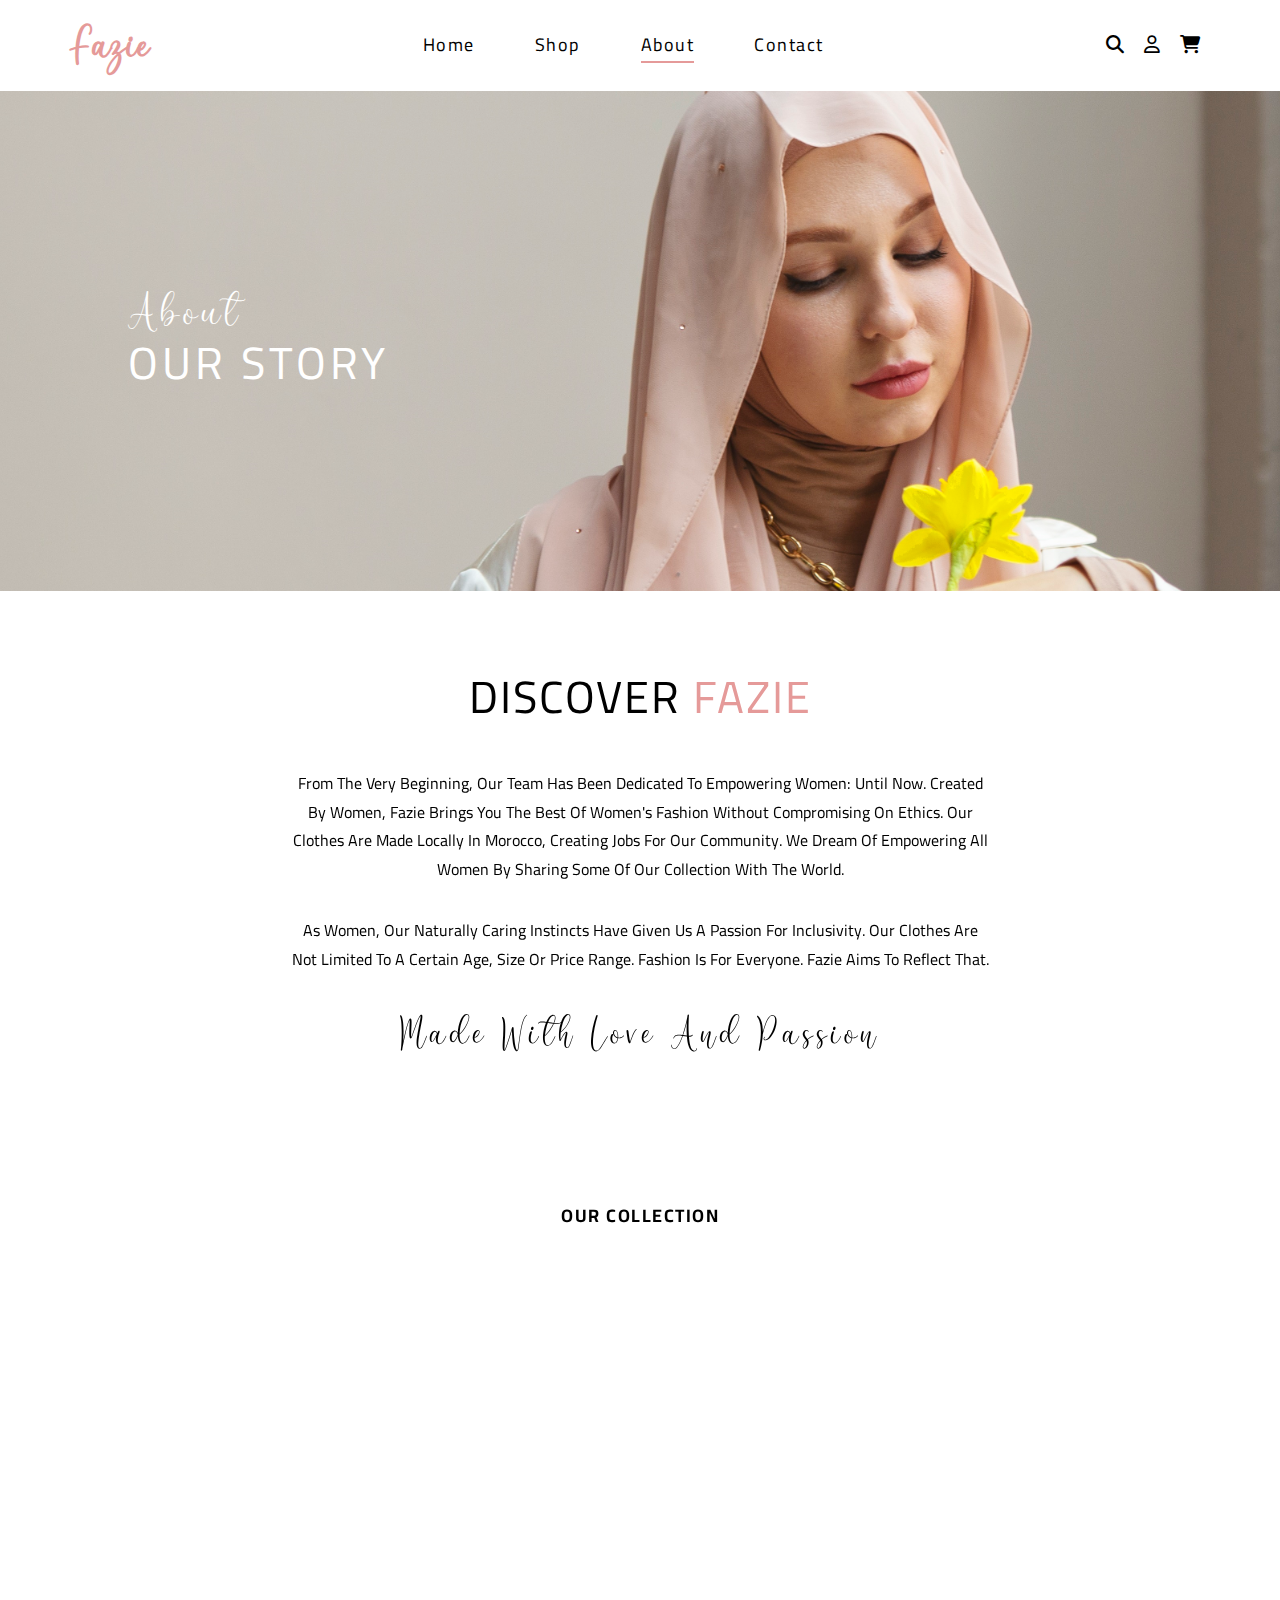
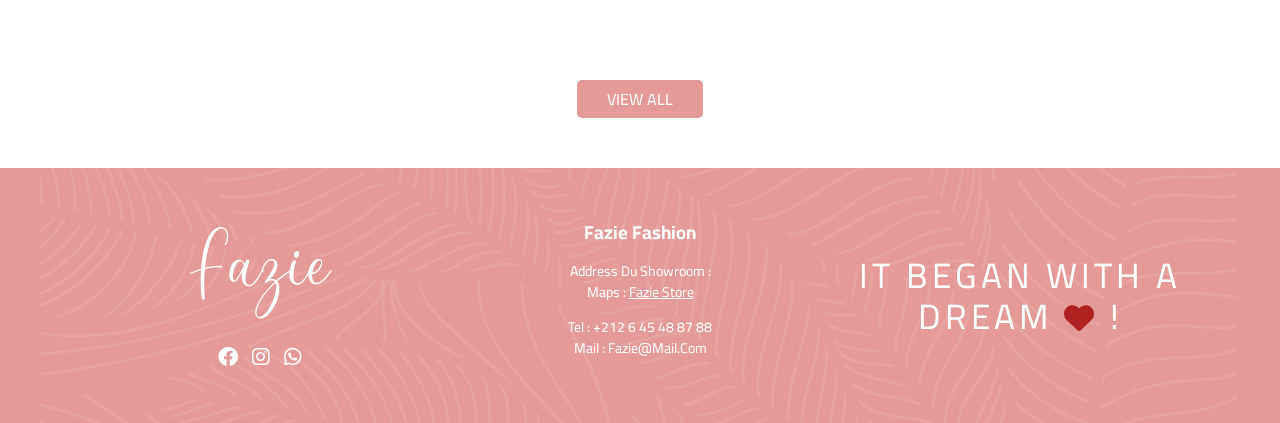
<file: about.html>
<!DOCTYPE html>
<html lang="en">
  <head>
    <meta charset="UTF-8" />
    <meta name="viewport" content="width=device-width, initial-scale=1.0" />
    <title>Our Story- Fazie</title>
    <link rel="stylesheet" href="css/normalize.css" />
    <link rel="stylesheet" href="css/all.min.css" />
    <link rel="stylesheet" href="css/fazie.css" />
    <link rel="preconnect" href="https://fonts.googleapis.com" />
    <link rel="preconnect" href="https://fonts.gstatic.com" crossorigin />
    <link
      href="https://fonts.googleapis.com/css2?family=Cairo:wght@300;400;700&display=swap"
      rel="stylesheet"
    />
  </head>
  <body>
    <header>
      <div class="container">
        <a href="index.html" class="logo">fazie</a>
        <div class="fa-solid fa-bars menu"></div>
        <ul class="nav">
          <li><a href="index.html">home</a></li>
          <li><a href="shop.html">shop</a></li>
          <li><a href="about.html">about</a></li>
          <li><a href="contact.html">contact</a></li>
          <form class="mobile-form" action="">
              <input class="search-input" type="search" placeholder="search here...">
              <label for="search-input" class=" fas fa-search"></label>
            </form>
          <i class="close fas fa-xmark"></i>
        </ul>
        <div class="nav-overlay"></div>
          <ul class="icons">
            <li class="hided-icon">
            <i class="search fas fa-search"></i>
            <form class="search-form" action="">
              <input
                class="search-input"
                type="search"
                placeholder="search here..."
              />
              <label for="search-input" class="fas fa-search"></label>
            </form>
          </li>
        <li class="user">
            <a href="account.html"><i class="fa-regular fa-user"></i></a>
            <form action="" class="account">
              <input
                type="text"
                name="name"
                placeholder="username or email address*"
              />
              <input type="password" name="password" placeholder="password*" />
              <button type="submit">sign in</button>
              <input type="checkbox" name="remember" id="remember-me" />
              <span>remember me</span>
            </form>
          </li>
          <li class="cart">
              <a href="cart.html" title="view your shopping cart">
              <span></span>
              <i class="fa-solid fa-cart-shopping"></i>
              </a>
               <div class="cart-content">
                  <div class="cart-products">
                    <p>your cart is curently empty</p>
                  </div> 
                  <div class="added-total"></div>
            </div>
          </li>
        </ul>
      </div>
    </header>
    <section class="about">
      <p class="main-title">about <br>
        <span>our story</span></p>
    </section>
    <section class="about-content">
      <div class="container">
        <h1>discover <span class="about-logo">fazie</span></h1>
        <p class="text">From The Very Beginning, Our Team Has Been Dedicated To Empowering Women: Until Now. Created By Women, Fazie Brings You The Best Of Women's Fashion Without Compromising On Ethics. Our Clothes Are Made Locally In Morocco, Creating Jobs For Our Community. We dream of empowering all women by sharing some of our collection with the world.</p>
        <p class="text">As women, our naturally caring instincts have given us a passion for inclusivity. Our clothes are not limited to a certain age, size or price range. Fashion Is For Everyone. Fazie aims to reflect that.</p>
        <p class="slogan">Made with Love and Passion</p>
    </div>
  </section>
      <section class="product">
      <div class="container">
        <h2>our collection</h2>
        <div class="product-content">
          <div class="product-box show-right">
            <div class="img">
              <a href="fuchsia-dress.html"><img src="images/fuchsia.jpeg" alt="fuchsia dress" class="product-img" /></a>
              <div class="shop">
                <i class="fa-solid fa-cart-shopping add-shop-cart"></i>
                <a href="cart.html" class="show-cart">
                  <i class="fa-solid fa-check"></i>
                </a>
              </div>
            </div>
            <div class="info">
              <del>400,00 dh</del> <span class="actual-price">350,00 dh</span>
              <a href="fuchsia-dress.html"><h2>fuchsia dress</h2></a>
              <i class="filled fas fa-star"></i>
              <i class="filled fas fa-star"></i>
              <i class="filled fas fa-star"></i>
              <i class="filled fas fa-star"></i>
              <i class="far fa-star"></i>
            </div>
          </div>
          <div class="product-box show-right">
            <div class="img">
              <a href="black-dress.html"><img src="images/black.jpeg" alt="black dress" class="product-img" /></a>
              <div class="shop">
                <i class="fa-solid fa-cart-shopping add-shop-cart"></i>
                <a href="cart.html" class="show-cart">
                  <i class="fa-solid fa-check"></i>
                </a>
              </div>
            </div>
            <div class="info">
              <del>400,00 dh</del> <span class="actual-price">300,00 dh</span>
              <a href="black-dress.html"><h2>black dress</h2></a>
              <i class="filled fas fa-star"></i>
              <i class="filled fas fa-star"></i>
              <i class="filled fas fa-star"></i>
              <i class="filled fas fa-star"></i>
              <i class="far fa-star"></i>
            </div>
          </div>
          <div class="product-box show-right">
            <div class="img">
              <a href="camel-dress.html">
                <img src="images/camel.jpg" alt="camel dress" class="product-img" />
              </a>
              <div class="shop">
                <i class="fa-solid fa-cart-shopping add-shop-cart"></i>
                <a href="cart.html" class="show-cart">
                  <i class="fa-solid fa-check"></i>
                </a>
              </div>
            </div>
            <div class="info">
              <del>500,00 dh</del> <span class="actual-price">450,00 dh</span>
              <a href="camel-dress.html"><h2>camel dress</h2></a>
              <i class="filled fas fa-star"></i>
              <i class="filled fas fa-star"></i>
              <i class="filled fas fa-star"></i>
              <i class="filled fas fa-star"></i>
              <i class="far fa-star"></i>
            </div>
          </div>
          <div class="product-box show-right">
            <div class="img">
              <a href="beige-dress.html">
                <img src="images/beige.jpeg" alt="beige dress" class="product-img"/>
              </a>
              <div class="shop">
                <i class="fa-solid fa-cart-shopping add-shop-cart"></i>
                <a href="cart.html" class="show-cart">
                  <i class="fa-solid fa-check"></i>
                </a>
              </div>
            </div>
            <div class="info">
              <del>500,00 dh</del> <span class="actual-price">450,00 dh</span>
              <a href="beige-dress.html"><h2>beige dress</h2></a>
              <i class="filled fas fa-star"></i>
              <i class="filled fas fa-star"></i>
              <i class="filled fas fa-star"></i>
              <i class="filled fas fa-star"></i>
              <i class="far fa-star"></i>
            </div>
          </div>
        </div>
        <a href=""> view all</a>
      </div>
    </section>
  <footer class="footer">
      <div class="overlay"></div>
      <div class="container">
        <div class="social">
          <div class="logo">fazie</div>
          <div class="social-contact">
            <a href="https://facebook.com/" class="face"><i class="fab fa-facebook "></i></a>
            <a href="https://fa-instagram.com/" class="insta"><i class="fab fa-instagram "></i></a>
            <a href="https://whatsap.com/" class="whatsap"><i class="fab fa-whatsapp"></i></i></a>
            
          </div>
        </div>
        <div class="address">
          <h3>fazie fashion</h3>
          <p>
            address du showroom : <br />
            maps : <a href="">fazie store</a>
          </p>
          <p>
            tel : +212 6 45 48 87 88
            <br />
            mail : fazie@mail.com
          </p>
        </div>
        <div class="text">
          it began with a dream <i class="fa-solid fa-heart"></i> !
        </div>
      </div>
    </footer>
    <script src="js/script.js"></script>
  </body>
</html>
</file>
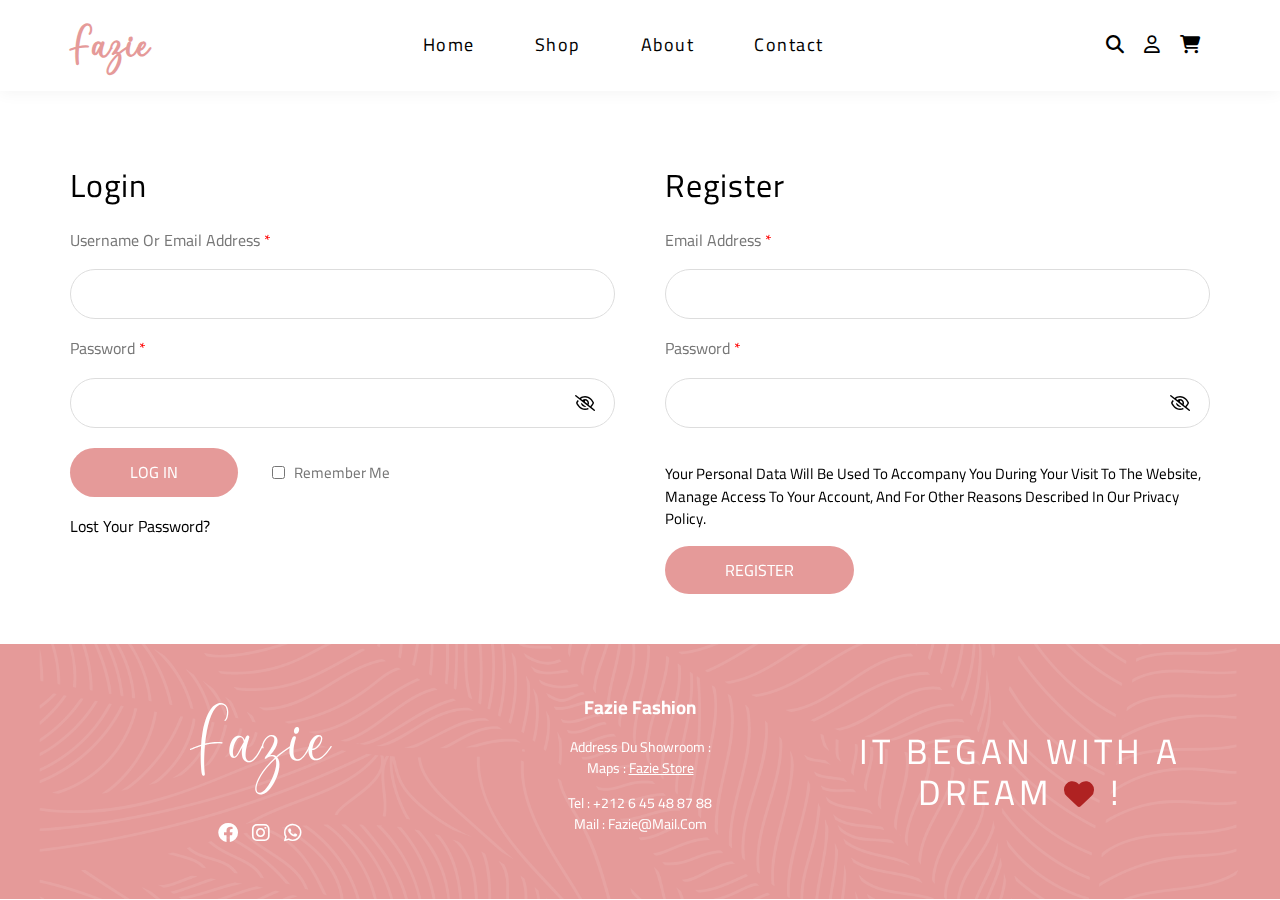
<file: account.html>
<!DOCTYPE html>
<html lang="en">
  <head>
    <meta charset="UTF-8" />
    <meta name="viewport" content="width=device-width, initial-scale=1.0" />
    <title>My Account - Fazie</title>
    <link rel="stylesheet" href="css/normalize.css" />
    <link rel="stylesheet" href="css/all.min.css" />
    <link rel="stylesheet" href="css/fazie.css" />
    <link rel="preconnect" href="https://fonts.googleapis.com" />
    <link rel="preconnect" href="https://fonts.gstatic.com" crossorigin />
    <link
      href="https://fonts.googleapis.com/css2?family=Cairo:wght@300;400;700&display=swap"
      rel="stylesheet"
    />
  </head>
  <body>
    <header>
      <div class="container">
        <a href="index.html" class="logo">fazie</a>
        <div class="fa-solid fa-bars menu"></div>
        <ul class="nav">
          <li><a href="index.html">home</a></li>
          <li><a href="shop.html">shop</a></li>
          <li><a href="about.html">about</a></li>
          <li><a href="contact.html">contact</a></li>
          <form class="mobile-form" action="">
              <input class="search-input" type="search" placeholder="search here...">
              <label for="search-input" class=" fas fa-search"></label>
            </form>
          <i class="close fas fa-xmark"></i>
        </ul>
          <ul class="icons">
            <li class="hided-icon">
            <i class="search fas fa-search"></i>
            <form class="search-form" action="">
              <input
                class="search-input"
                type="search"
                placeholder="search here..."
              />
              <label for="search-input" class="fas fa-search"></label>
            </form>
          </li>
        <li class="user">
            <a href="account.html"><i class="fa-regular fa-user"></i></a>
            <form action="" class="account">
              <input
                type="text"
                name="name"
                placeholder="username or email address*"
              />
              <input type="password" name="password" placeholder="password*" />
              <button type="submit">sign in</button>
              <input type="checkbox" name="remember" id="remember-me" />
              <span>remember me</span>
            </form>
          </li>
          <li class="cart">
              <a href="cart.html" title="view your shopping cart">
              <span></span>
              <i class="fa-solid fa-cart-shopping"></i>
              </a>
               <div class="cart-content">
                  <div class="cart-products">
                    <p>your cart is curently empty</p>
                  </div> 
                  <div class="added-total"></div>
            </div>
          </li>
        </ul>
      </div>
    </header>
    <section class="account-content">
      <div class="container">
        <div class="first-col">
          <h2>login</h2>
          <form action="">
            <label for="">username or email address <span>*</span></label>
            <input type="text" required name="username" id="">
            <label for="">password <span>*</span></label>
            <div class="password-field"> 
              <input type="password" name="pwd" class="password"> 
              <i class="show-pwd far fa-eye-slash"></i>
            </div>
            <button type="submit">log in</button>
            <input type="checkbox" class="check"> 
            <span class="remember">remember me</span>
            <a href="">lost your password?</a>
          </form>
        </div>
        <div class="scd-col">
          <h2>register</h2>
          <form action="">
          <label for="">email address <span>*</span></label>
            <input type="text" name="email" id="">
            <label for="">password <span>*</span></label>
            <div class="password-field"> 
              <input type="password" name="pwd" class="password">
              <i class="show-pwd far fa-eye-slash"></i>
            </div>
            <p>Your personal data will be used to accompany you during your visit to the website, manage access to your account, and for other reasons described in our privacy policy.</p>
            <button type="submit">register</button>
          </form>
        </div>
      </div>
    </section>
  <footer class="footer">
      <div class="overlay"></div>
      <div class="container">
        <div class="social">
          <div class="logo">fazie</div>
          <div class="social-contact">
            <a href="https://facebook.com/" class="face"><i class="fab fa-facebook "></i></a>
            <a href="https://fa-instagram.com/" class="insta"><i class="fab fa-instagram "></i></a>
            <a href="https://whatsap.com/" class="whatsap"><i class="fab fa-whatsapp"></i></i></a>
            
          </div>
        </div>
        <div class="address">
          <h3>fazie fashion</h3>
          <p>
            address du showroom : <br />
            maps : <a href="">fazie store</a>
          </p>
          <p>
            tel : +212 6 45 48 87 88
            <br />
            mail : fazie@mail.com
          </p>
        </div>
        <div class="text">
          it began with a dream <i class="fa-solid fa-heart"></i> !
        </div>
      </div>
    </footer>
    <script src="js/script.js"></script>
  </body>
</html>
</file>
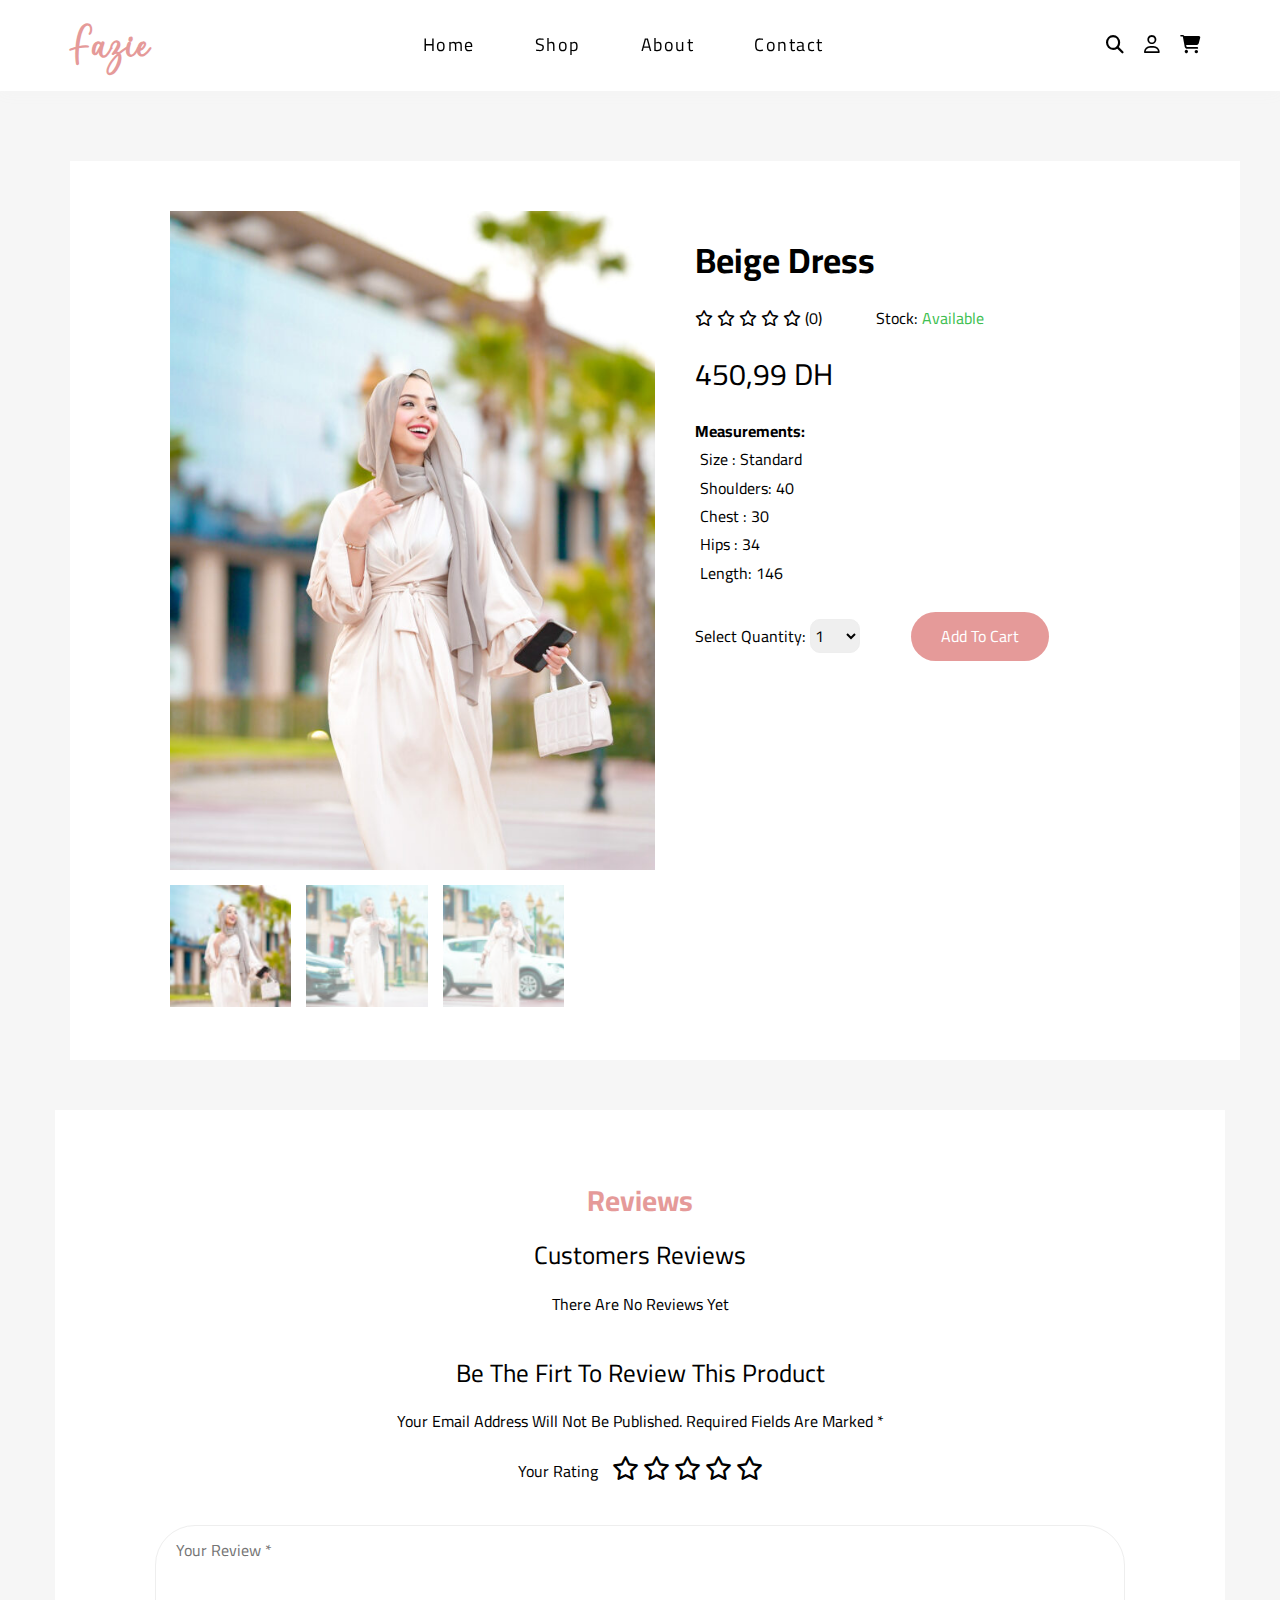
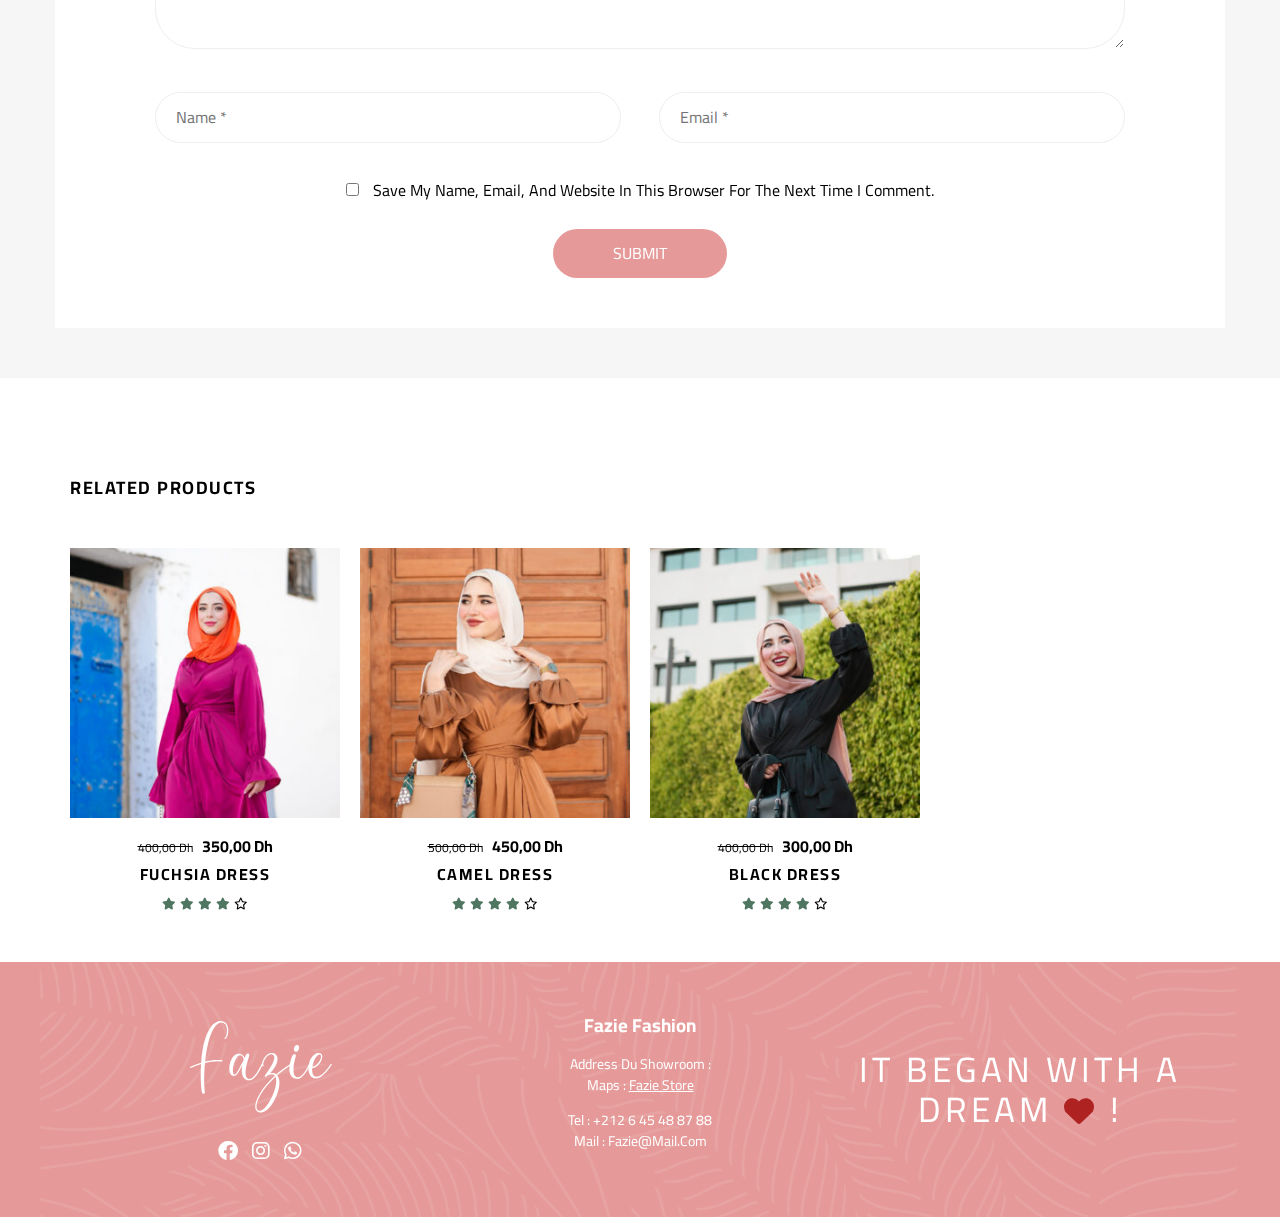
<file: beige-dress.html>
<!DOCTYPE html>
<html lang="en">
  <head>
    <meta charset="UTF-8" />
    <meta name="viewport" content="width=device-width, initial-scale=1.0" />
    <title>Beige Dress - Fazie</title>
    <link rel="stylesheet" href="css/normalize.css" />
    <link rel="stylesheet" href="css/all.min.css" />
    <link rel="stylesheet" href="css/fazie.css" />
    <link rel="preconnect" href="https://fonts.googleapis.com" />
    <link rel="preconnect" href="https://fonts.gstatic.com" crossorigin />
    <link
      href="https://fonts.googleapis.com/css2?family=Cairo:wght@300;400;700&display=swap"
      rel="stylesheet"
    />
  </head>
  <body>
    <header>
      <div class="container">
        <a href="index.html" class="logo">fazie</a>
        <div class="fa-solid fa-bars menu"></div>
        <ul class="nav">
          <li><a href="index.html" class="active">home</a></li>
          <li><a href="shop.html">shop</a></li>
          <li><a href="about.html">about</a></li>
          <li><a href="contact.html">contact</a></li>
          <form class="mobile-form" action="">
              <input class="search-input" type="search" placeholder="search here...">
              <label for="search-input" class=" fas fa-search"></label>
            </form>
          <i class="close fas fa-xmark"></i>
        </ul>
        <ul class="icons">
           <li class="hided-icon">
            <i class="search fas fa-search"></i>
            <form class="search-form" action="">
              <input
                class="search-input"
                type="search"
                placeholder="search here..."
              />
              <label for="search-input" class="fas fa-search"></label>
            </form>
          </li>
        
        <li class="user">
            <a href="account.html"><i class="fa-regular fa-user"></i></a>
            <form action="" class="account">
              <input
                type="text"
                name="name"
                placeholder="username or email address*"/>
              <input type="password" name="password" placeholder="password*" />
              <button type="submit">sign in</button>
              <input type="checkbox" name="remember" id="remember-me" />
              <span>remember me</span>
            </form>
          </li>
          <li class="cart">
            <a href="cart.html" title="view your shopping cart">
              <span></span>
              <i class="fa-solid fa-cart-shopping"></i>
            </a>
            <div class="cart-content">
                <div class="cart-products">
                  <p>your cart is curently empty</p>
                </div> 
                <div class="added-total"></div>
            </div>
          </li>
        </ul>
      </div>
    </header>
    <!-- product container -->
    <section class="product-section">
          <div class="container">
                <div id="added-widget">
                  <div>
                    <i class="fa-solid fa-check"></i>
                  <p class="added-widget-msg"></p>
                </div>
                  <a href="shopping.html"> see cart</a>
              </div>
            <div class="item-content">
            <div class="product-image">
                <div class="big-image-container">
                    <img src="images/oneb-beige.jpeg" alt="">
                    <img  src="images/twob-beige.jpeg" alt="">
                    <img  src="images/threeb-beige.jpeg" alt="">
                </div>
                <ul class="images">
                    <li> <img id="product-img" src="images/ones-beige.jpeg" alt=""></li>
                    <li> <img src="images/twos-beige.jpeg"   alt=""></li>
                    <li> <img src="images/threes-beige.jpeg"  alt=""></li>
                </ul>
            </div>
            <div class="lightbox">
              <div class="fs-image">
                <img id="full-image">
              </div>
              <div class="arrow arrow-left">
                <i class="fas fa-arrow-left"></i>
              </div>
              <div class="arrow arrow-right">
                <i class="fas fa-arrow-right"></i>
              </div>
              <div class="slider-number"></div>
            </div>
            <div class="product-info">
                <h2>beige dress</h2>
                <div class="review-stars">
                    <i class="far fa-star"></i>
                    <i class="far fa-star"></i>
                    <i class=" far fa-star"></i>
                    <i class=" far fa-star"></i>
                    <i class="far fa-star"></i>
                    <span>(0)</span>
                </div>
                <span>stock: <span class="stock-state">available</span></span>
                <p class="product-price">450,99 DH</p>
                <ul>
                  <h4>measurements:</h4>
                    <li>Size : Standard</li>
                    <li>Shoulders: 40</li>
                    <li>Chest : 30</li>
                    <li>Hips : 34</li>
                    <li>Length: 146</li>
                </ul>
                <div class="order">
                  <label for="quantity"> select quantity: </label>
                  <select name="quantity" id="quantity">
                    <option value="1">1</option>
                    <option value="2">2</option>
                    <option value="3">3</option>
                    <option value="3">103</option>
                  </select>
                  <button class="add-cart" type="submit">add to cart</button>
                </div>
            </div>
            </div>
          </div>
    </section>
      <section class="review-section">
          <div class="container">
            <h2>reviews</h2> 
             <div class="review-info">
                <h2>customers reviews</h2>
                <p>there are no reviews yet</p>
                <div class="first-review">
                <h2>be the firt to review this product</h2>
                <p>Your email address will not be published. Required fields are marked *</p>
                  <div class="review-stars"><span>your rating </span>  
                    <i class="far fa-star"></i>
                    <i class="far fa-star"></i>
                    <i class=" far fa-star"></i>
                    <i class=" far fa-star"></i>
                    <i class="far fa-star"></i>
                  </div>
            </div>
            <form class="review-form"  action="">
                    <textarea name="" id="" cols="30" rows="5" placeholder="your review *"></textarea>
                    <div class="inputs">
                      <input type="text" placeholder="name *">
                    <input type="email" placeholder="email *">
                     </div>
                    <input type="checkbox" id="checkbox-review">
                    <label for="checkbox-review">Save my name, email, and website in this browser for the next time I comment.</label>
                    <button type="submit">submit</button>
            </form>
          </div>
        </section>
                    <!-- related products -->
        <section class="product">
          <div class="container">
          <h3>related products</h3>
          <div class="product-content">
                  <div class="product-box">
                    <div class="img">
                        <a href="fuchsia-dress.html">
                          <img src="images/fuchsia.jpeg" alt="fuchsia dress" class="product-img"/>
                        </a>
                        <div class="shop">
                          <i class="fa-solid fa-cart-shopping add-shop-cart"></i>
                          <a href="cart.html" class="show-cart">
                            <i class="fa-solid fa-check"></i>
                          </a>
                        </div>
                    </div>
                      <div class="info">
                        <del>400,00 dh</del> <span class="actual-price">350,00 dh</span>
                        <a href="fuchsia-dress.html"><h2>fuchsia dress</h2></a>
                        <i class="filled fas fa-star"></i>
                        <i class="filled fas fa-star"></i>
                        <i class="filled fas fa-star"></i>
                        <i class="filled fas fa-star"></i>
                        <i class="far fa-star"></i>
                      </div>
                  </div>
                <div class="product-box">
                    <div class="img">
                        <a href="camel-dress.html">
                            <img src="images/camel.jpg" alt="camel dress" class="product-img" />
                        </a>
                        <div class="shop">
                          <i class="fa-solid fa-cart-shopping add-shop-cart"></i>
                          <a href="cart.html" class="show-cart">
                            <i class="fa-solid fa-check"></i>
                          </a>
                        </div>
                    </div>
                    <div class="info">
                        <del>500,00 dh</del> <span class="actual-price">450,00 dh</span>
                        <a href="camel-dress.html"><h2>camel dress</h2></a>
                        <i class="filled fas fa-star"></i>
                        <i class="filled fas fa-star"></i>
                        <i class="filled fas fa-star"></i>
                        <i class="filled fas fa-star"></i>
                        <i class="far fa-star"></i>
                    </div>
                </div>
                <div class="product-box">
                    <div class="img">
                        <a href="black-dress.html">
                            <img src="images/black.jpeg" alt="black dress" class="product-img" />
                        </a>
                        <div class="shop">
                          <i class="fa-solid fa-cart-shopping add-shop-cart"></i>
                          <a href="cart.html" class="show-cart">
                            <i class="fa-solid fa-check"></i>
                          </a>
                        </div>
                    </div>
                    <div class="info">
                        <del>400,00 dh</del> <span class="actual-price">300,00 dh</span>
                        <a href="black-dress.html"><h2>black dress</h2></a>
                        <i class="filled fas fa-star"></i>
                        <i class="filled fas fa-star"></i>
                        <i class="filled fas fa-star"></i>
                        <i class="filled fas fa-star"></i>
                        <i class="far fa-star"></i>
                    </div>
                </div>
            </div>
          </div>
        </div>
        </section>
    <footer class="footer">
      <div class="overlay"></div>
      <div class="container">
        <div class="social">
          <div class="logo">fazie</div>
          <div class="social-contact">
            <a href="https://facebook.com/" class="face"><i class="fab fa-facebook "></i></a>
            <a href="https://fa-instagram.com/" class="insta"><i class="fab fa-instagram "></i></a>
            <a href="https://whatsap.com/" class="whatsap"><i class="fab fa-whatsapp"></i></i></a>
            
          </div>
        </div>
        <div class="address">
          <h3>fazie fashion</h3>
          <p>
            address du showroom : <br />
            maps : <a href="">fazie store</a>
          </p>
          <p>
            tel : +212 6 45 48 87 88
            <br />
            mail : fazie@mail.com
          </p>
        </div>
        <div class="text">
          it began with a dream <i class="fa-solid fa-heart"></i> !
        </div>
      </div>
    </section>
    </footer>
    <script src="js/script.js"></script>
  </body>
</html>
</file>
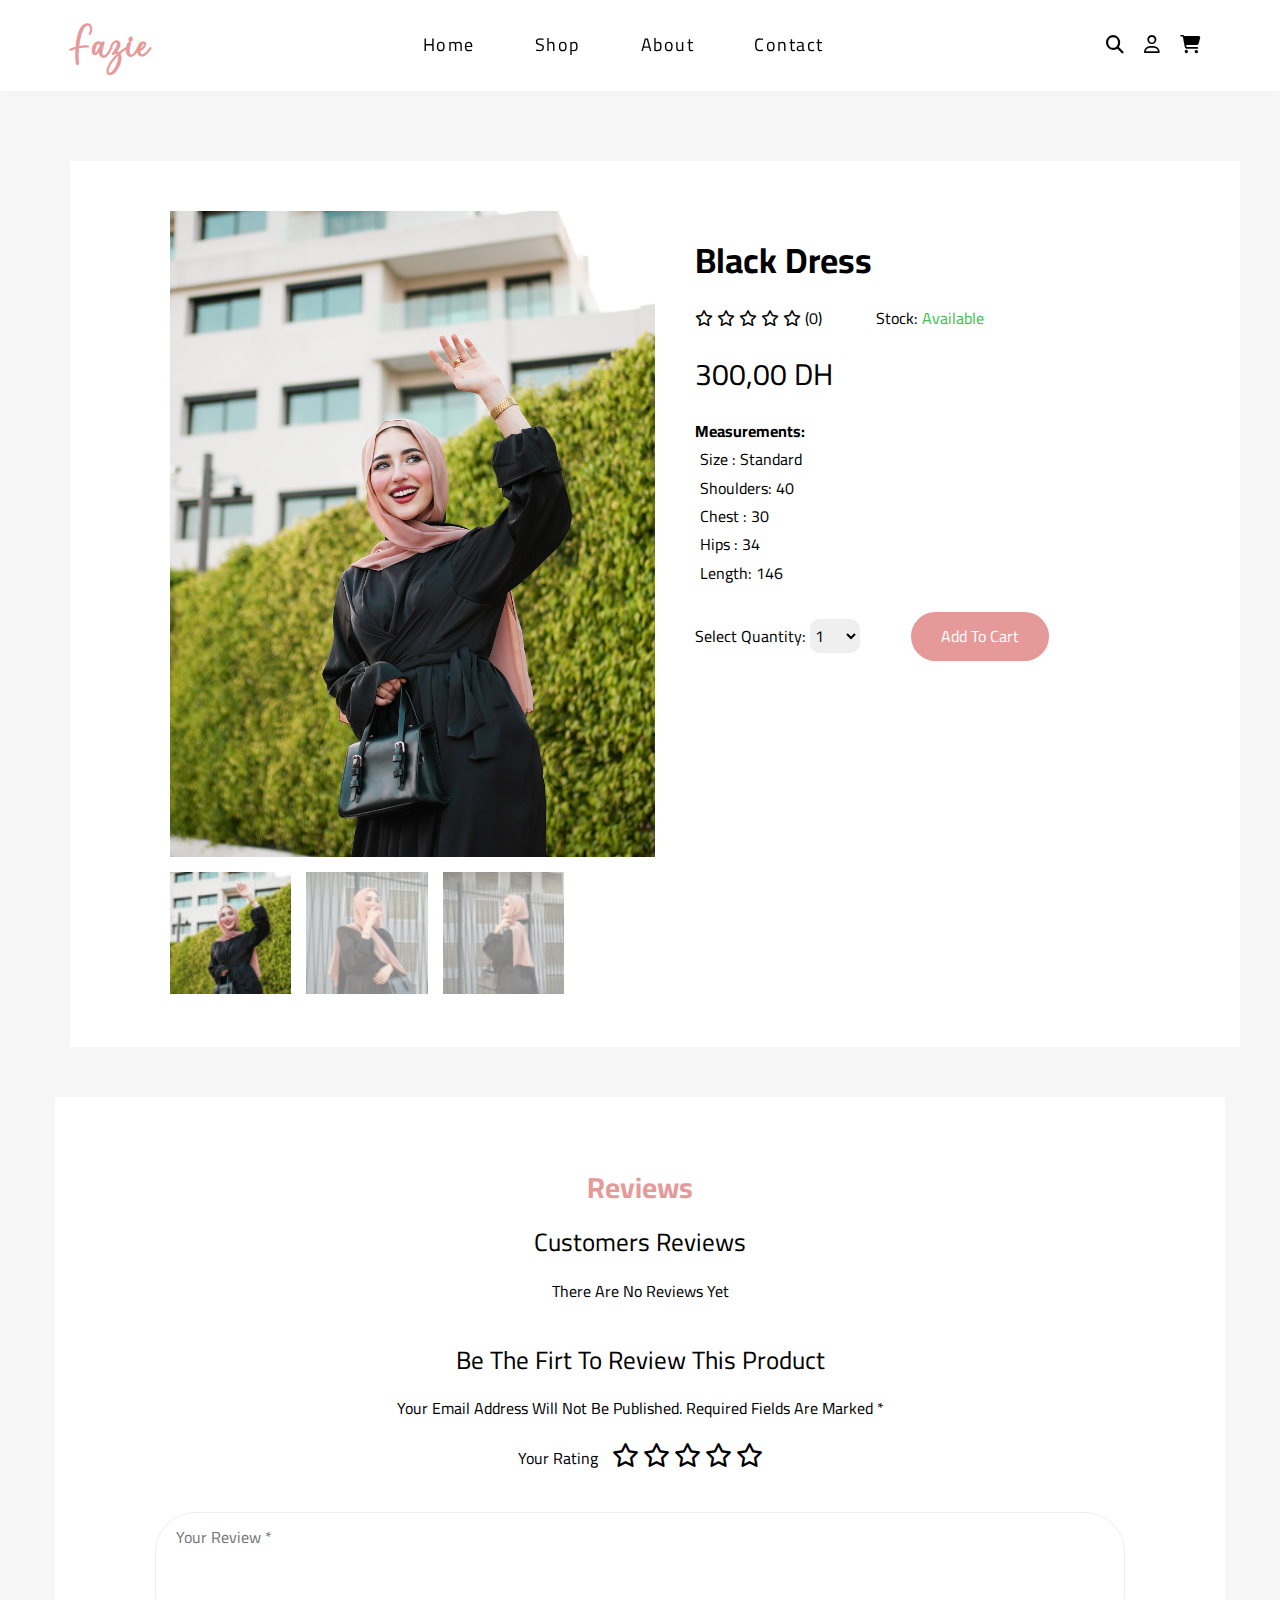
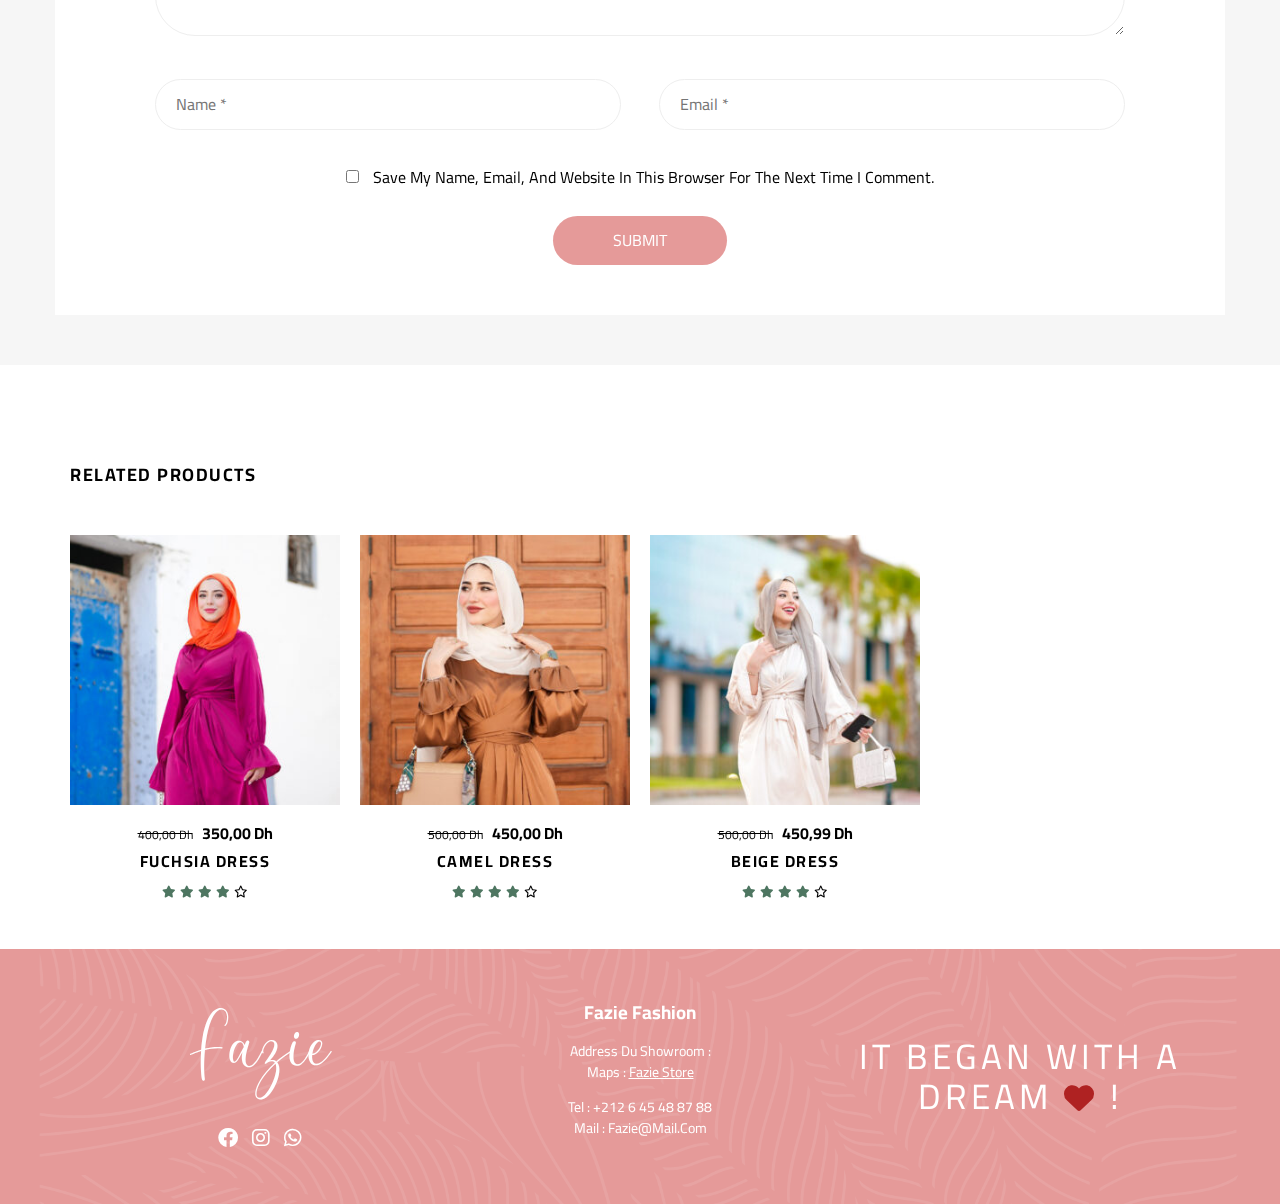
<file: black-dress.html>
<!DOCTYPE html>
<html lang="en">
  <head>
    <meta charset="UTF-8" />
    <meta name="viewport" content="width=device-width, initial-scale=1.0" />
    <title>Black Dress - Fazie</title>
    <link rel="stylesheet" href="css/normalize.css" />
    <link rel="stylesheet" href="css/all.min.css" />
    <link rel="stylesheet" href="css/fazie.css" />
    <link rel="preconnect" href="https://fonts.googleapis.com" />
    <link rel="preconnect" href="https://fonts.gstatic.com" crossorigin />
    <link
      href="https://fonts.googleapis.com/css2?family=Cairo:wght@300;400;700&display=swap"
      rel="stylesheet"
    />
  </head>
  <body>
    <header>
      <div class="container">
        <a href="index.html" class="logo">fazie</a>
        <div class="fa-solid fa-bars menu"></div>
        <ul class="nav">
          <li><a href="index.html" class="active">home</a></li>
          <li><a href="shop.html">shop</a></li>
          <li><a href="about.html">about</a></li>
          <li><a href="contact.html">contact</a></li>
          <form class="mobile-form" action="">
              <input class="search-input" type="search" placeholder="search here...">
              <label for="search-input" class=" fas fa-search"></label>
            </form>
          <i class="close fas fa-xmark"></i>
        </ul>
        <ul class="icons">
          <li class="hided-icon">
            <i class="search fas fa-search"></i>
            <form class="search-form" action="">
              <input
                class="search-input"
                type="search"
                placeholder="search here..."
              />
              <label for="search-input" class="fas fa-search"></label>
            </form>
          </li>
          <li class="user">
            <a href="account.html"><i class="fa-regular fa-user"></i></a>
            <form action="" class="account">
              <input
                type="text"
                name="name"
                placeholder="username or email address*"
              />
              <input type="password" name="password" placeholder="password*" />
              <button type="submit">sign in</button>
              <input type="checkbox" name="remember" id="remember-me" />
              <span>remember me</span>
            </form>
          </li>
          <li class="cart">
            <a href="cart.html" title="view your shopping cart">
              <span></span>
              <i class="fa-solid fa-cart-shopping"></i>
            </a>
            <div class="cart-content">
                <div class="cart-products">
                  <p>your cart is curently empty</p>
                </div> 
                <div class="added-total"></div>
              
            </div>
          </li>
        </ul>
      </div>
    </header>
    <!-- product container -->
    <section class="product-section">
          <div class="container">
             <div id="added-widget">
                  <div>
                    <i class="fa-solid fa-check"></i>
                    <p class="added-widget-msg"></p>
                </div>
                  <a href="shopping.html"> see cart</a>
              </div>
            <div class="item-content">
            <div class="product-image">
                <div class="big-image-container">
                    <img  src="images/oneb-black.jpeg" alt="">
                    <img src="images/twob-black.jpeg" alt="">
                    <img  src="images/threeb-black.jpeg" alt="">
                </div>
                <ul class="images">
                    <li> <img id="product-img" src="images/ones-black.jpeg"  alt=""></li>
                    <li> <img src="images/twos-black.jpeg" alt=""></li>
                    <li> <img src="images/threes-black.jpeg"  alt=""></li>
                </ul>
            </div>
            <div class="lightbox">
              <div class="fs-image">
                <img id="full-image">
              </div>
              <div class="arrow arrow-left">
                <i class="fas fa-arrow-left"></i>
              </div>
              <div class="arrow arrow-right">
                <i class="fas fa-arrow-right"></i>
              </div>
              <div class="slider-number"></div>
            </div>
            <div class="product-info">
                <h2>black dress</h2>
                <div class="review-stars">
                    <i class="far fa-star"></i>
                    <i class="far fa-star"></i>
                    <i class=" far fa-star"></i>
                    <i class=" far fa-star"></i>
                    <i class="far fa-star"></i>
                    <span>(0)</span>
                </div>
                <span>stock: <span class="stock-state">available</span></span>
                <p class="product-price">300,00 DH</p>
                <ul>
                  <h4>measurements:</h4>
                    <li>Size : Standard</li>
                    <li>Shoulders: 40</li>
                    <li>Chest : 30</li>
                    <li>Hips : 34</li>
                    <li>Length: 146</li>
                </ul>
                <div class="order">
                  <label for="quantity"> select quantity: </label>
                  <select name="quantity" id="quantity">
                    <option value="1">1</option>
                    <option value="2">2</option>
                    <option value="3">3</option>
                  </select>
                  <button class="add-cart" type="submit">add to cart</button>
                </div>
            </div>
          </div>
        </div>
    </section>
      <section class="review-section">
          <div class="container">
            <h2>reviews</h2> 
             <div class="review-info">
                <h2>customers reviews</h2>
                <p>there are no reviews yet</p>
                <div class="first-review">
                <h2>be the firt to review this product</h2>
                <p>Your email address will not be published. Required fields are marked *</p>
                  <div class="review-stars"><span>your rating </span>  
                    <i class="far fa-star"></i>
                    <i class="far fa-star"></i>
                    <i class=" far fa-star"></i>
                    <i class=" far fa-star"></i>
                    <i class="far fa-star"></i>
                  </div>
            </div>
            <form class="review-form"  action="">
                    <textarea name="" id="" cols="30" rows="5" placeholder="your review *"></textarea>
                    <div class="inputs">
                      <input type="text" placeholder="name *">
                    <input type="email" placeholder="email *">
                    </div>
                    <input type="checkbox" id="checkbox-review">
                    <label for="checkbox-review">Save my name, email, and website in this browser for the next time I comment.</label>
                    <button type="submit">submit</button>
            </form>
          </div>
        </section>
                    <!-- related products -->
        <section class="product">
          <div class="container">
          <h3>related products</h3>
          <div class="product-content">
                  <div class="product-box">
                    <div class="img">
                        <a href="fuchsia-dress.html">
                          <img src="images/fuchsia.jpeg" alt="fuchsia dress" class="product-img" />
                        </a>
                          <div class="shop">
                          <i class="fa-solid fa-cart-shopping add-shop-cart"></i>
                          <a href="cart.html" class="show-cart">
                            <i class="fa-solid fa-check"></i>
                          </a>
                        </div>
                    </div>
                      <div class="info">
                        <del>400,00 dh</del> <span class="actual-price">350,00 dh</span>
                        <a href="fuchsia-dress.html"><h2>fuchsia dress</h2></a>
                        <i class="filled fas fa-star"></i>
                        <i class="filled fas fa-star"></i>
                        <i class="filled fas fa-star"></i>
                        <i class="filled fas fa-star"></i>
                        <i class="far fa-star"></i>
                      </div>
                  </div>
                <div class="product-box">
                    <div class="img">
                        <a href="camel-dress.html">
                            <img src="images/camel.jpg" alt="camel dress" class="product-img" />
                        </a>
                        <div class="shop">
                          <i class="fa-solid fa-cart-shopping add-shop-cart"></i>
                          <a href="cart.html" class="show-cart">
                            <i class="fa-solid fa-check"></i>
                          </a>
                        </div>
                    </div>
                    <div class="info">
                        <del>500,00 dh</del> <span class="actual-price">450,00 dh</span>
                        <a href="camel-dress.html"><h2>camel dress</h2></a>
                        <i class="filled fas fa-star"></i>
                        <i class="filled fas fa-star"></i>
                        <i class="filled fas fa-star"></i>
                        <i class="filled fas fa-star"></i>
                        <i class="far fa-star"></i>
                    </div>
                </div>
                <div class="product-box">
                    <div class="img">
                        <a href="beige-dress.html">
                            <img src="images/beige.jpeg" alt="beige dress" class="product-img" />
                        </a>
                        <div class="shop">
                          <i class="fa-solid fa-cart-shopping add-shop-cart"></i>
                          <a href="cart.html" class="show-cart">
                            <i class="fa-solid fa-check"></i>
                          </a>
                        </div>
                    </div>
                    <div class="info">
                        <del>500,00 dh</del> <span class="actual-price">450,99 dh</span>
                        <a href="beige-dress.html"><h2>beige dress</h2></a>
                        <i class="filled fas fa-star"></i>
                        <i class="filled fas fa-star"></i>
                        <i class="filled fas fa-star"></i>
                        <i class="filled fas fa-star"></i>
                        <i class="far fa-star"></i>
                    </div>
                </div>
            </div>
          </div>
        </div>
        </section>
    <footer class="footer">
      <div class="overlay"></div>
      <div class="container">
        <div class="social">
          <div class="logo">fazie</div>
          <div class="social-contact">
            <a href="https://facebook.com/" class="face"><i class="fab fa-facebook "></i></a>
            <a href="https://fa-instagram.com/" class="insta"><i class="fab fa-instagram "></i></a>
            <a href="https://whatsap.com/" class="whatsap"><i class="fab fa-whatsapp"></i></i></a>
            
          </div>
        </div>
        <div class="address">
          <h3>fazie fashion</h3>
          <p>
            address du showroom : <br />
            maps : <a href="">fazie store</a>
          </p>
          <p>
            tel : +212 6 45 48 87 88
            <br />
            mail : fazie@mail.com
          </p>
        </div>
        <div class="text">
          it began with a dream <i class="fa-solid fa-heart"></i> !
        </div>
      </div>
    </section>
    </footer>
    <script src="js/script.js"></script>
  </body>
</html>
</file>
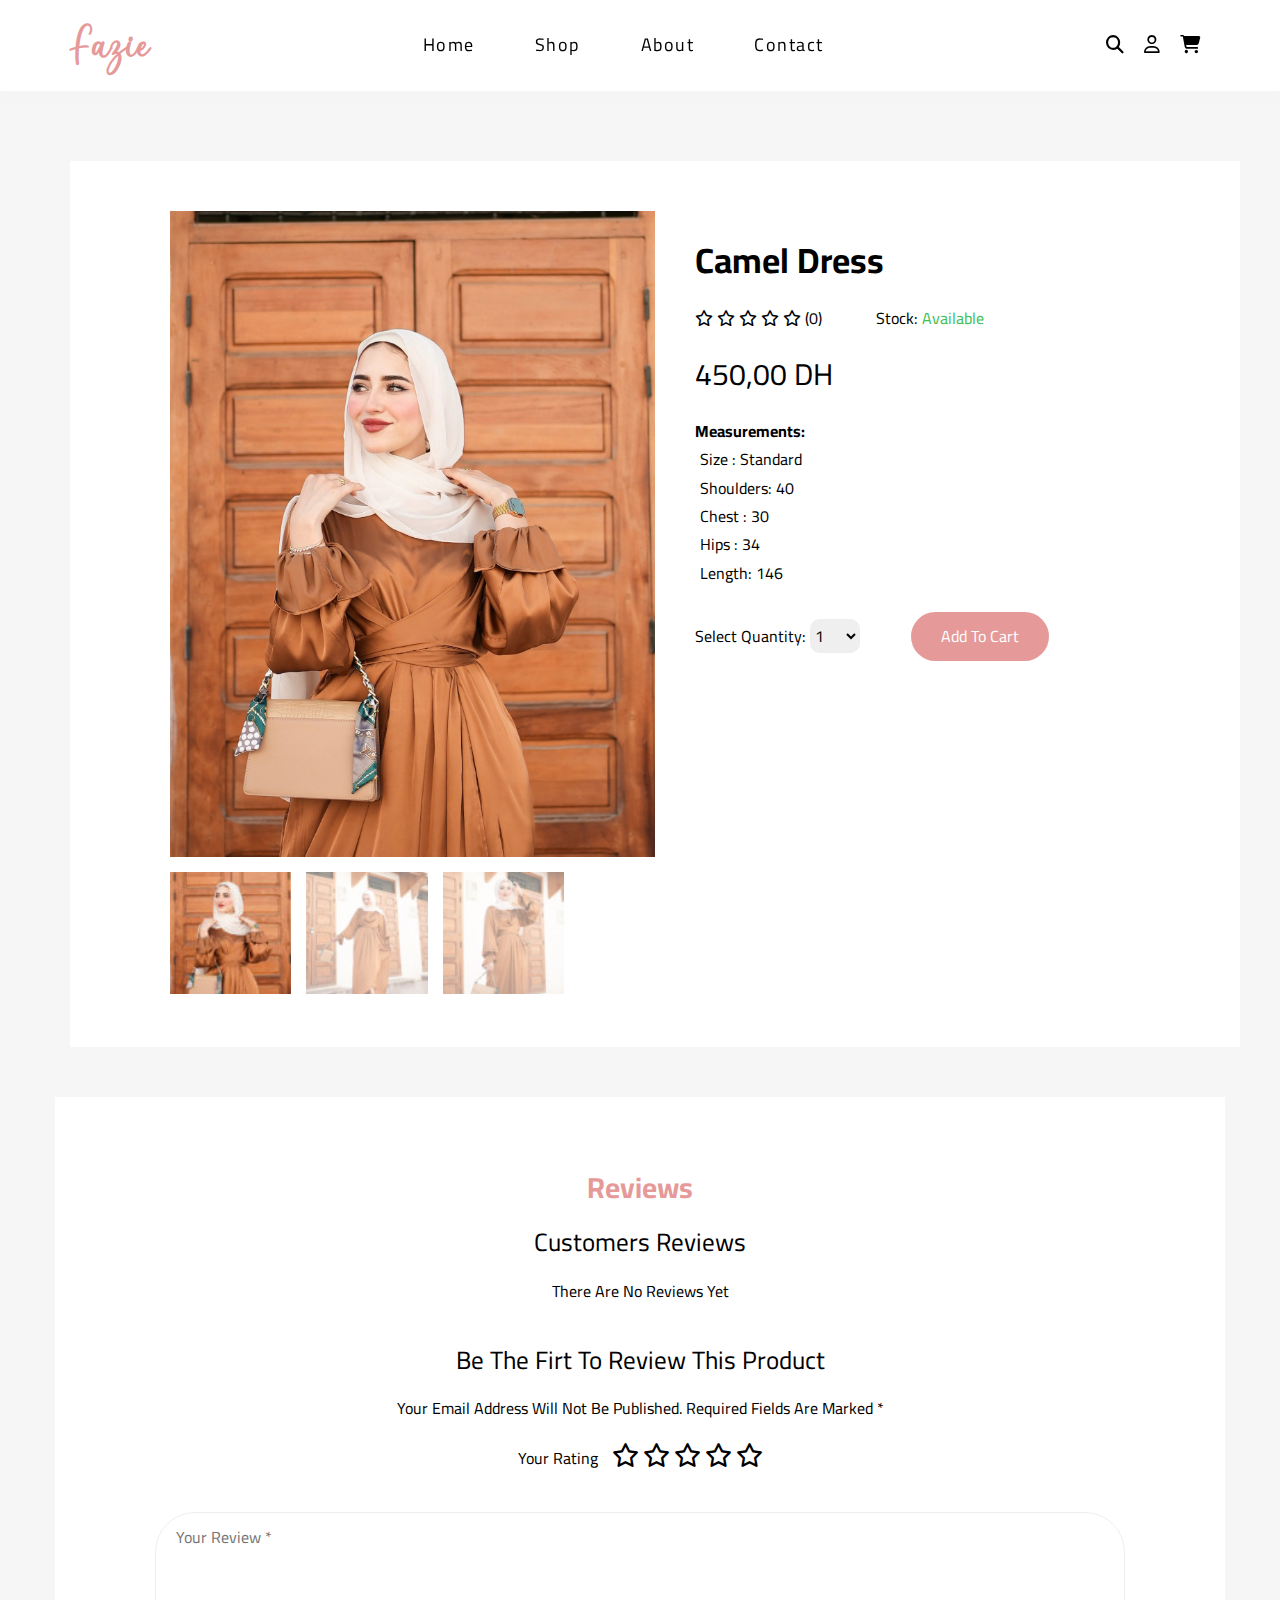
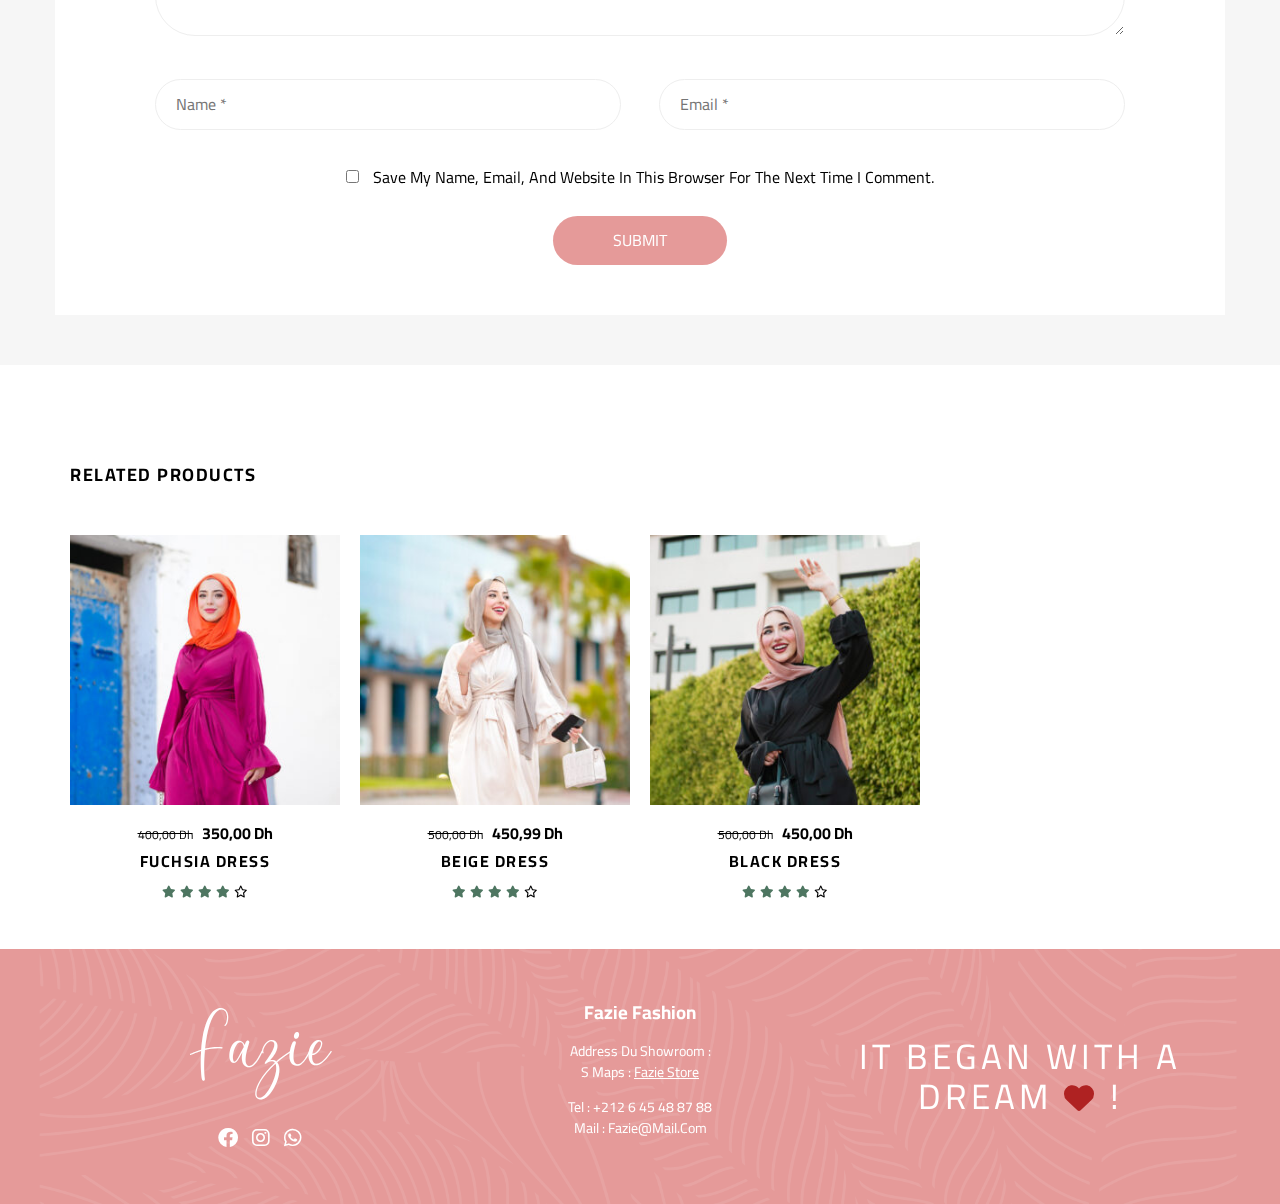
<file: camel-dress.html>
<!DOCTYPE html>
<html lang="en">
  <head>
    <meta charset="UTF-8" />
    <meta name="viewport" content="width=device-width, initial-scale=1.0" />
    <title>Camel Dress - Fazie</title>
    <link rel="stylesheet" href="css/normalize.css" />
    <link rel="stylesheet" href="css/all.min.css" />
    <link rel="stylesheet" href="css/fazie.css" />
    <link rel="preconnect" href="https://fonts.googleapis.com" />
    <link rel="preconnect" href="https://fonts.gstatic.com" crossorigin />
    <link
      href="https://fonts.googleapis.com/css2?family=Cairo:wght@300;400;700&display=swap"
      rel="stylesheet"
    />
  </head>
  <body>
    <header>
      <div class="container">
        <a href="index.html" class="logo">fazie</a>
        <div class="fa-solid fa-bars menu"></div>
        <ul class="nav">
          <li><a href="index.html" class="active">home</a></li>
          <li><a href="shop.html">shop</a></li>
          <li><a href="about.html">about</a></li>
          <li><a href="contact.html">contact</a></li>
          <form class="mobile-form" action="">
              <input class="search-input" type="search" placeholder="search here...">
              <label for="search-input" class=" fas fa-search"></label>
            </form>
          <i class="close fas fa-xmark"></i>
        </ul>
        <ul class="icons">
            <li class="hided-icon">
            <i class="search fas fa-search"></i>
            <form class="search-form" action="">
              <input
                class="search-input"
                type="search"
                placeholder="search here..."
              />
              <label for="search-input" class="fas fa-search"></label>
            </form>
          </li>
          <li class="user">
            <a href="account.html"><i class="fa-regular fa-user"></i></a>
            <form action="" class="account">
              <input
                type="text"
                name="name"
                placeholder="username or email address*"
              />
              <input type="password" name="password" placeholder="password*" />
              <button type="submit">sign in</button>
              <input type="checkbox" name="remember" id="remember-me" />
              <span>remember me</span>
            </form>
          </li>
          <li class="cart">
            <a href="cart.html" title="view your shopping cart">
              <span></span>
              <i class="fa-solid fa-cart-shopping"></i>
            </a>
            <div class="cart-content">
                <div class="cart-products">
                  <p>your cart is curently empty</p>
                </div> 
                <div class="added-total"></div>
            </div>
          </li>
        </ul>
      </div>
    </header>
    <!-- product container -->
    <section class="product-section">
          <div class="container">
             <div id="added-widget">
                  <div>
                    <i class="fa-solid fa-check"></i>
                  <p class="added-widget-msg"></p>
                </div>
                  <a href="shopping.html"> see cart</a>
              </div>
              <div class="item-content">
            <div class="product-image">
                <div class="big-image-container">
                    <img  src="images/oneb-camel.jpeg" alt="">
                    <img  src="images/twob-camel.jpeg" alt="">
                    <img  src="images/threeb-camel.jpeg" alt="">
                </div>
                <ul class="images">
                    <li> <img id="product-img" src="images/ones-camel.jpeg"   alt=""></li>
                    <li> <img src="images/twos-camel.jpeg"  alt=""></li>
                    <li> <img src="images/threes-camel.jpeg" alt=""></li>
                </ul>
            </div>
            <div class="lightbox">
              <div class="fs-image">
                <img id="full-image">
              </div>
              <div class="arrow arrow-left">
                <i class="fas fa-arrow-left"></i>
              </div>
              <div class="arrow arrow-right">
                <i class="fas fa-arrow-right"></i>
              </div>
              <div class="slider-number"></div>
            </div>
            <div class="product-info">
                <h2>camel dress</h2>
                <div class="review-stars">
                    <i class="far fa-star"></i>
                    <i class="far fa-star"></i>
                    <i class=" far fa-star"></i>
                    <i class=" far fa-star"></i>
                    <i class="far fa-star"></i>
                    <span>(0)</span>
                </div>
                <span>stock: <span class="stock-state">available</span></span>
                <p class="product-price">450,00 DH</p>
                <ul>
                  <h4>measurements:</h4>
                    <li>Size : Standard</li>
                    <li>Shoulders: 40</li>
                    <li>Chest : 30</li>
                    <li>Hips : 34</li>
                    <li>Length: 146</li>
                </ul>
                <div class="order">
                  <label for="quantity"> select quantity: </label>
                  <select name="quantity" id="quantity">
                    <option value="1">1</option>
                    <option value="2">2</option>
                    <option value="3">3</option>
                  </select>
                  <button class="add-cart" type="submit">add to cart</button>
                </div>
            </div>
          </div>
        </div>
    </section>
      <section class="review-section">
          <div class="container">
            <h2>reviews</h2> 
             <div class="review-info">
                <h2>customers reviews</h2>
                <p>there are no reviews yet</p>
                <div class="first-review">
                <h2>be the firt to review this product</h2>
                <p>Your email address will not be published. Required fields are marked *</p>
                  <div class="review-stars"><span>your rating </span>  
                    <i class="far fa-star"></i>
                    <i class="far fa-star"></i>
                    <i class=" far fa-star"></i>
                    <i class=" far fa-star"></i>
                    <i class="far fa-star"></i>
                  </div>
            </div>
            <form class="review-form"  action="">
                    <textarea name="" id="" cols="30" rows="5" placeholder="your review *"></textarea>
                    <div class="inputs">
                      <input type="text" placeholder="name *">
                    <input type="email" placeholder="email *">
                     </div>
                    <input type="checkbox" id="checkbox-review">
                    <label for="checkbox-review">Save my name, email, and website in this browser for the next time I comment.</label>
                    <button type="submit">submit</button>
            </form>
          </div>
        </section>
                    <!-- related products -->
        <section class="product">
          <div class="container">
          <h3>related products</h3>
          <div class="product-content">
                  <div class="product-box">
                    <div class="img">
                        <a href="fuchsia-dress.html">
                          <img src="images/fuchsia.jpeg" alt="fuchsia dress" class="product-img" />
                        </a>
                        <div class="shop">
                          <i class="fa-solid fa-cart-shopping add-shop-cart"></i>
                          <a href="cart.html" class="show-cart">
                            <i class="fa-solid fa-check"></i>
                          </a>
                        </div>
                    </div>
                      <div class="info">
                        <del>400,00 dh</del> <span class="actual-price">350,00 dh</span>
                        <a href="fuchsia-dress.html"><h2>fuchsia dress</h2></a>
                        <i class="filled fas fa-star"></i>
                        <i class="filled fas fa-star"></i>
                        <i class="filled fas fa-star"></i>
                        <i class="filled fas fa-star"></i>
                        <i class="far fa-star"></i>
                      </div>
                  </div>
              <div class="product-box">
                    <div class="img">
                        <a href="beige-dress.html">
                            <img src="images/beige.jpeg" alt="beige dress" class="product-img"/>
                        </a>
                        <div class="shop">
                          <i class="fa-solid fa-cart-shopping add-shop-cart"></i>
                          <a href="cart.html" class="show-cart">
                            <i class="fa-solid fa-check"></i>
                          </a>
                        </div>
                    </div>
                    <div class="info">
                        <del>500,00 dh</del> <span class="actual-price">450,99 dh</span>
                        <a href="beige-dress.html"><h2>beige dress</h2></a>
                        <i class="filled fas fa-star"></i>
                        <i class="filled fas fa-star"></i>
                        <i class="filled fas fa-star"></i>
                        <i class="filled fas fa-star"></i>
                        <i class="far fa-star"></i>
                    </div>
                </div>
                <div class="product-box">
                    <div class="img">
                        <a href="black-dress.html">
                            <img src="images/black.jpeg" alt="black dress" class="product-img" />
                        </a>
                        <div class="shop">
                          <i class="fa-solid fa-cart-shopping add-shop-cart"></i>
                          <a href="cart.html" class="show-cart">
                            <i class="fa-solid fa-check"></i>
                          </a>
                        </div>
                    </div>
                    <div class="info">
                        <del>500,00 dh</del> <span class="actual-price">450,00 dh</span>
                        <a href="black-dress.html"><h2>black dress</h2></a>
                        <i class="filled fas fa-star"></i>
                        <i class="filled fas fa-star"></i>
                        <i class="filled fas fa-star"></i>
                        <i class="filled fas fa-star"></i>
                        <i class="far fa-star"></i>
                    </div>
                </div>
            </div>
          </div>
        </div>
        </section>
    <footer class="footer">
      <div class="overlay"></div>
      <div class="container">
        <div class="social">
          <div class="logo">fazie</div>
          <div class="social-contact">
            <a href="https://facebook.com/" class="face"><i class="fab fa-facebook "></i></a>
            <a href="https://fa-instagram.com/" class="insta"><i class="fab fa-instagram "></i></a>
            <a href="https://whatsap.com/" class="whatsap"><i class="fab fa-whatsapp"></i></i></a>
          </div>
        </div>
        <div class="address">
          <h3>fazie fashion</h3>
          <p>
            address du showroom : <br />s
            maps : <a href="">fazie store</a>
          </p>
          <p>
            tel : +212 6 45 48 87 88
            <br />
            mail : fazie@mail.com
          </p>
        </div>
        <div class="text">
          it began with a dream <i class="fa-solid fa-heart"></i> !
        </div>
      </div>
    </section>
    </footer>
    <script src="js/script.js"></script>
  </body>
</html>
</file>
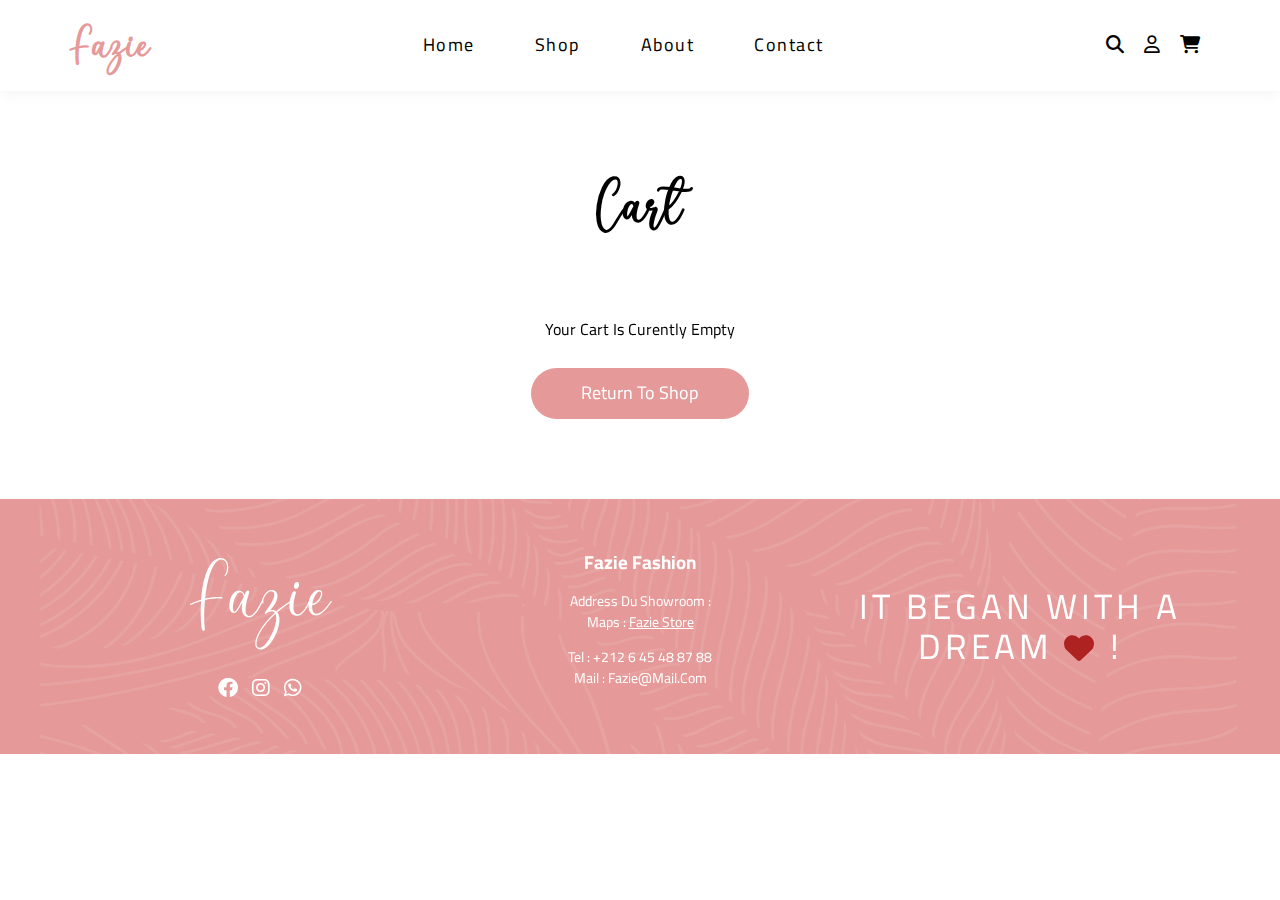
<file: cart.html>
<!DOCTYPE html>
<html lang="en">
  <head>
    <meta charset="UTF-8" />
    <meta name="viewport" content="width=device-width, initial-scale=1.0" />
    <title>Cart - Fazie</title>
    <link rel="stylesheet" href="css/normalize.css" />
    <link rel="stylesheet" href="css/all.min.css" />
    <link rel="stylesheet" href="css/fazie.css" />
    <link rel="preconnect" href="https://fonts.googleapis.com" />
    <link rel="preconnect" href="https://fonts.gstatic.com" crossorigin />
    <link
      href="https://fonts.googleapis.com/css2?family=Cairo:wght@300;400;700&display=swap"
      rel="stylesheet"
    />
  </head>
  <body>
    <header>
      <div class="container">
        <a href="index.html" class="logo">fazie</a>
        <div class="fa-solid fa-bars menu"></div>
        <ul class="nav">
          <li><a href="index.html">home</a></li>
          <li><a href="shop.html">shop</a></li>
          <li><a href="about.html">about</a></li>
          <li><a href="contact.html">contact</a></li>
          <form class="mobile-form" action="">
              <input class="search-input" type="search" placeholder="search here...">
              <label for="search-input" class=" fas fa-search"></label>
            </form>
          <i class="close fas fa-xmark"></i>
        </ul>
          <ul class="icons">
            <li class="hided-icon">
            <i class="search fas fa-search"></i>
            <form class="search-form" action="">
              <input
                class="search-input"
                type="search"
                placeholder="search here..."
              />
              <label for="search-input" class="fas fa-search"></label>
            </form>
          </li>
        <li class="user">
            <a href="account.html"><i class="fa-regular fa-user"></i></a>
            <form action="" class="account">
              <input
                type="text"
                name="name"
                placeholder="username or email address*"
              />
              <input type="password" name="password" placeholder="password*" />
              <button type="submit">sign in</button>
              <input type="checkbox" name="remember" id="remember-me" />
              <span>remember me</span>
            </form>
          </li>
          <li class="cart">
              <a href="cart.html" title="view your shopping cart">
              <span></span>
              <i class="fa-solid fa-cart-shopping"></i>
              </a>
               <div class="cart-content">
                  <div class="cart-products">
                    <p>your cart is curently empty</p>
                  </div> 
                  <div class="added-total"></div>
            </div>
          </li>
        </ul>
      </div>
    </header>
    <section class="cart-section">
      <h2>cart</h2>
      <div id="empty-data-cart">
        <p>your cart is curently empty</p>
      <a  href="shop.html" class="return-shop">return to shop</a>
      </div>
      <div class="container">
            <div class="total-cart-products">
                          <table>
                            <thead>
                              <tr>
                                <th  class="product-remove"></th>
                                <th class="product-thumbnail" ></th>
                                <th >product</th>
                                <th >price</th>
                                <th>quantity</th>
                                <th>subtotal</th>
                              </tr>
                            </thead>
                            <tbody>
                              <tr>
                              </tr>
                            <tr>
                                <td colspan="6">
                                  <div class="coupon-code">
                                  <input type="text" placeholder="coupon code">
                                  <button>add coupon code</button>
                                  </div>
                                  <button class="update-cart">update your cart </button>
                                </td>
                            </tr>
                          </tbody>
                          </table>
                        </div>
                  <div class="total-cart-price">
                          <h3>total cart</h3>
                          <table>
                            <tr>
                              <td>subtotal</td>
                              <td class="subtotal-price"></td>
                            </tr>
                            <tr>
                              <td>shipping</td>
                              <td>free shipping</td>
                            </tr>
                          </table>
                          <div class="checkout-total">
                            <div class="checkout-price">
                              <span>total</span>
                              <span class="subtotal-price"></span>
                            </div>
                            <button id="submit-order">confirm your cart</button>
                          </div>
                  </div>
          </div>
      </section>
  <footer class="footer">
      <div class="overlay"></div>
      <div class="container">
        <div class="social">
          <div class="logo">fazie</div>
          <div class="social-contact">
            <a href="https://facebook.com/" class="face"><i class="fab fa-facebook "></i></a>
            <a href="https://fa-instagram.com/" class="insta"><i class="fab fa-instagram "></i></a>
            <a href="https://whatsap.com/" class="whatsap"><i class="fab fa-whatsapp"></i></i></a>
            
          </div>
        </div>
        <div class="address">
          <h3>fazie fashion</h3>
          <p>
            address du showroom : <br />
            maps : <a href="">fazie store</a>
          </p>
          <p>
            tel : +212 6 45 48 87 88
            <br />
            mail : fazie@mail.com
          </p>
        </div>
        <div class="text">
          it began with a dream <i class="fa-solid fa-heart"></i> !
        </div>
      </div>
    </footer>
    <script src="js/script.js"></script>
  </body>
</html>
</file>
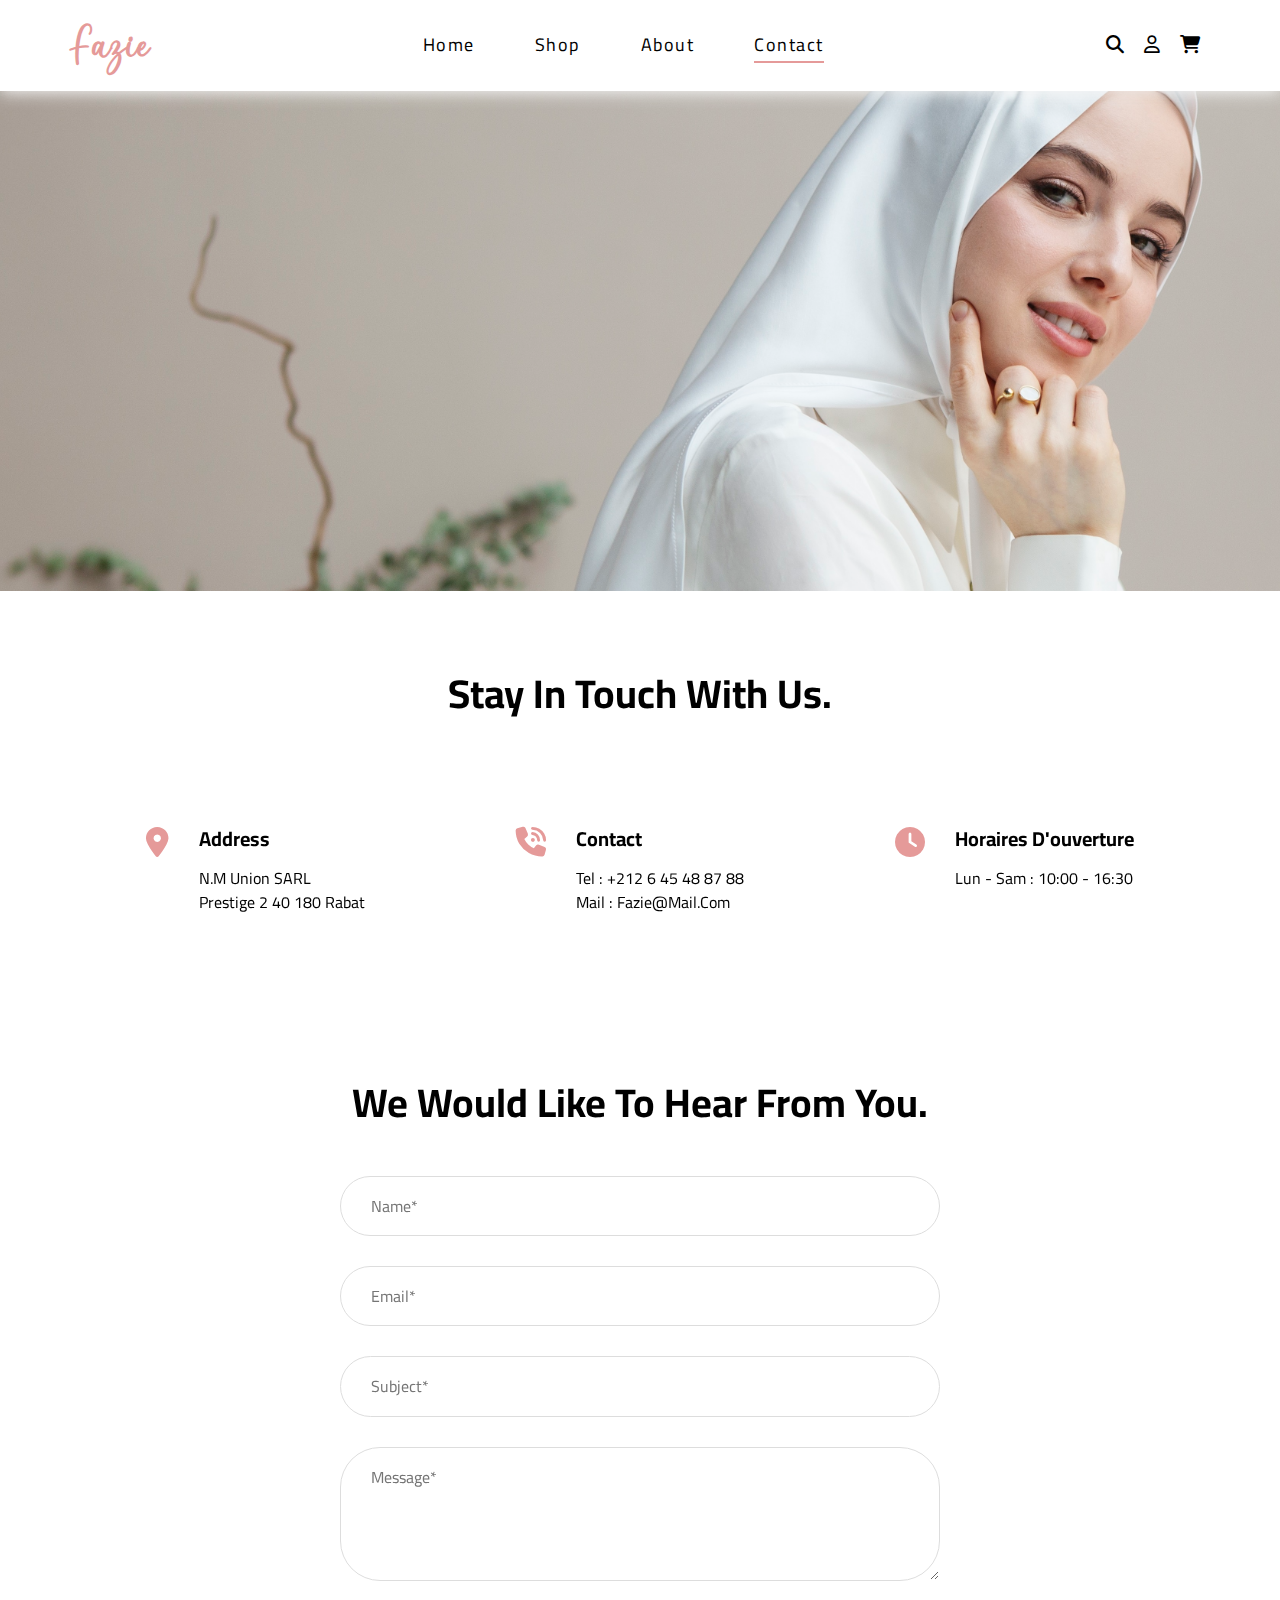
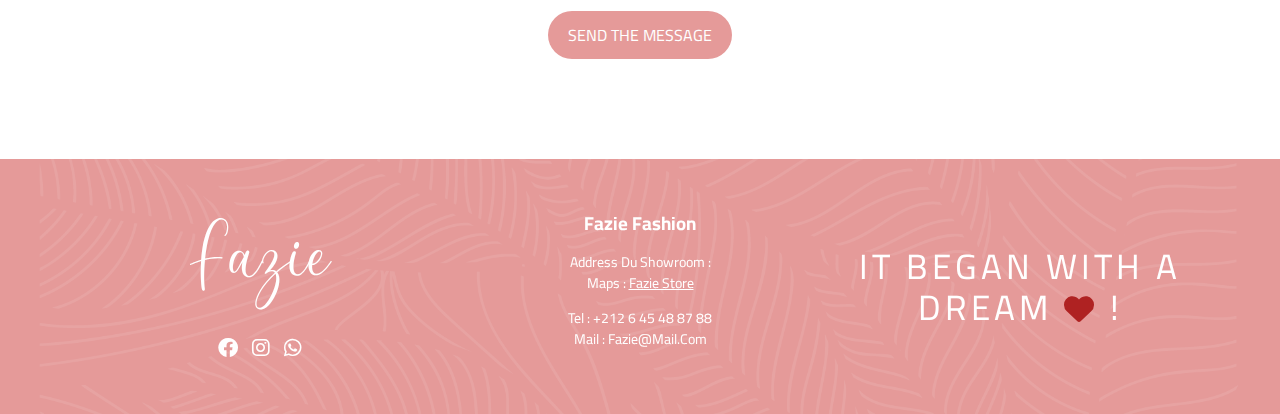
<file: contact.html>
<!DOCTYPE html>
<html lang="en">
  <head>
    <meta charset="UTF-8" />
    <meta name="viewport" content="width=device-width, initial-scale=1.0" />
    <title>Contact - Fazie</title>
    <link rel="stylesheet" href="css/normalize.css" />
    <link rel="stylesheet" href="css/all.min.css" />
    <link rel="stylesheet" href="css/fazie.css" />
    <link rel="preconnect" href="https://fonts.googleapis.com" />
    <link rel="preconnect" href="https://fonts.gstatic.com" crossorigin />
    <link
      href="https://fonts.googleapis.com/css2?family=Cairo:wght@300;400;700&display=swap"
      rel="stylesheet"
    />
  </head>
  <body>
    <header>
      <div class="container">
        <a href="index.html" class="logo">fazie</a>
       <div class="fa-solid fa-bars menu"></div>
        <ul class="nav">
          <li><a href="index.html">home</a></li>
          <li><a href="shop.html">shop</a></li>
          <li><a href="about.html">about</a></li>
          <li><a href="contact.html">contact</a></li>
          <form class="mobile-form" action="">
              <input class="search-input" type="search" placeholder="search here...">
              <label for="search-input" class=" fas fa-search"></label>
            </form>
          <i class="close fas fa-xmark"></i>
        </ul>
          <ul class="icons">
            <li class="hided-icon">
            <i class="search fas fa-search"></i>
            <form class="search-form" action="">
              <input
                class="search-input"
                type="search"
                placeholder="search here..."
              />
              <label for="search-input" class="fas fa-search"></label>
            </form>
          </li>
        <li class="user">
            <a href="account.html"><i class="fa-regular fa-user"></i></a>
            <form action="" class="account">
              <input
                type="text"
                name="name"
                placeholder="username or email address*"
              />
              <input type="password" name="password" placeholder="password*" />
              <button type="submit">sign in</button>
              <input type="checkbox" name="remember" id="remember-me" />
              <span>remember me</span>
            </form>
          </li>
          <li class="cart">
              <a href="cart.html" title="view your shopping cart">
              <span></span>
              <i class="fa-solid fa-cart-shopping"></i>
              </a>
              <div class="cart-content">
                  <div class="cart-products">
                    <p>your cart is curently empty</p>
                  </div> 
                  <div class="added-total"></div>
            </div>
          </li>
        </ul>
      </div>
    </header>
    <section class="contact">
        <div class="top-contact">
          <div class="contact-img"></div>
          <div class="container">
            <h1>Stay in touch with us.</h1>
            <div class="info">
              <div class="box">
              <i class="fa fa-light fa-location-dot"></i>
                <div class="text">
                <h3>address</h3>
                <p>N.M Union SARL <br> Prestige 2 40 180 Rabat</p>
                </div>
              </div>
              <div class="box">
                <i class="fa fa-thin fa-phone-volume"></i>
                <div class="text">
                  <h3>contact</h3>
                  <p>Tel : +212 6 45 48 87 88 <br>
                    Mail : Fazie@Mail.Com</p>
                </div>
              </div>
              <div class="box">
                <i class="fa fa-light fa-clock"></i>
                <div class="text">
                  <h3>Horaires d'ouverture</h3>
                  <p>Lun - Sam : 10:00 - 16:30</p>
                </div>
              </div>
            </div>
          </div>
        </div>
        <div class="container">
      <h2>We would like to hear from you.</h2>
      <form action="">
        <input type="text" name="name" id="" placeholder="name*">
        <input type="email" name="email" id="" placeholder="email*">
        <input type="text" name="subject" id="" placeholder="subject*">
        <textarea name="message" id="" cols="15" rows="5" placeholder="message*"></textarea>
        <button type="submit" id="contact-submit">send the message</button>
      </form>
    </div>
    </section>
  <footer class="footer">
      <div class="overlay"></div>
      <div class="container">
        <div class="social">
          <div class="logo">fazie</div>
          <div class="social-contact">
            <a href="https://facebook.com/" class="face"><i class="fab fa-facebook "></i></a>
            <a href="https://fa-instagram.com/" class="insta"><i class="fab fa-instagram "></i></a>
            <a href="https://whatsap.com/" class="whatsap"><i class="fab fa-whatsapp"></i></i></a>
            
          </div>
        </div>
        <div class="address">
          <h3>fazie fashion</h3>
          <p>
            address du showroom : <br />
            maps : <a href="">fazie store</a>
          </p>
          <p>
            tel : +212 6 45 48 87 88
            <br />
            mail : fazie@mail.com
          </p>
        </div>
        <div class="text">
          it began with a dream <i class="fas fa-heart"></i> !
        </div>
      </div>
    </footer>
    <script src="js/script.js"></script>
  </body>
</html>
</file>
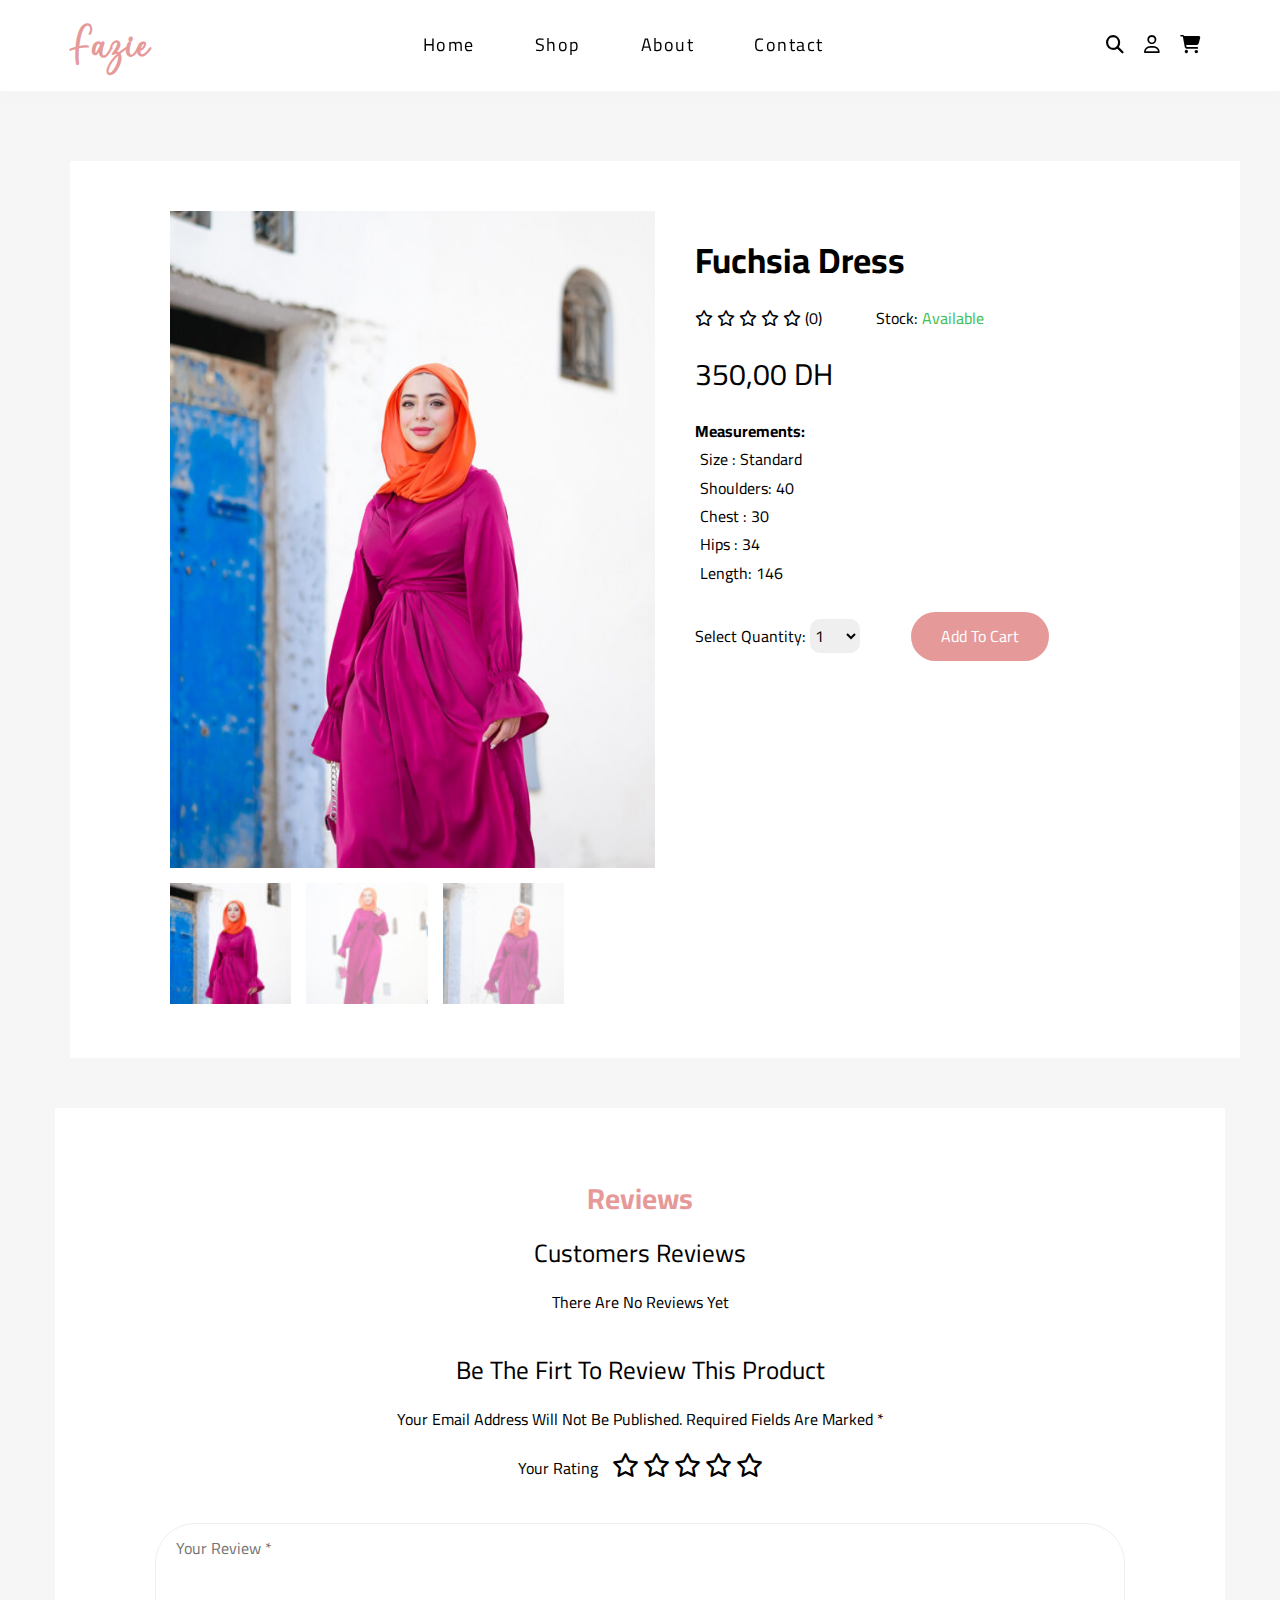
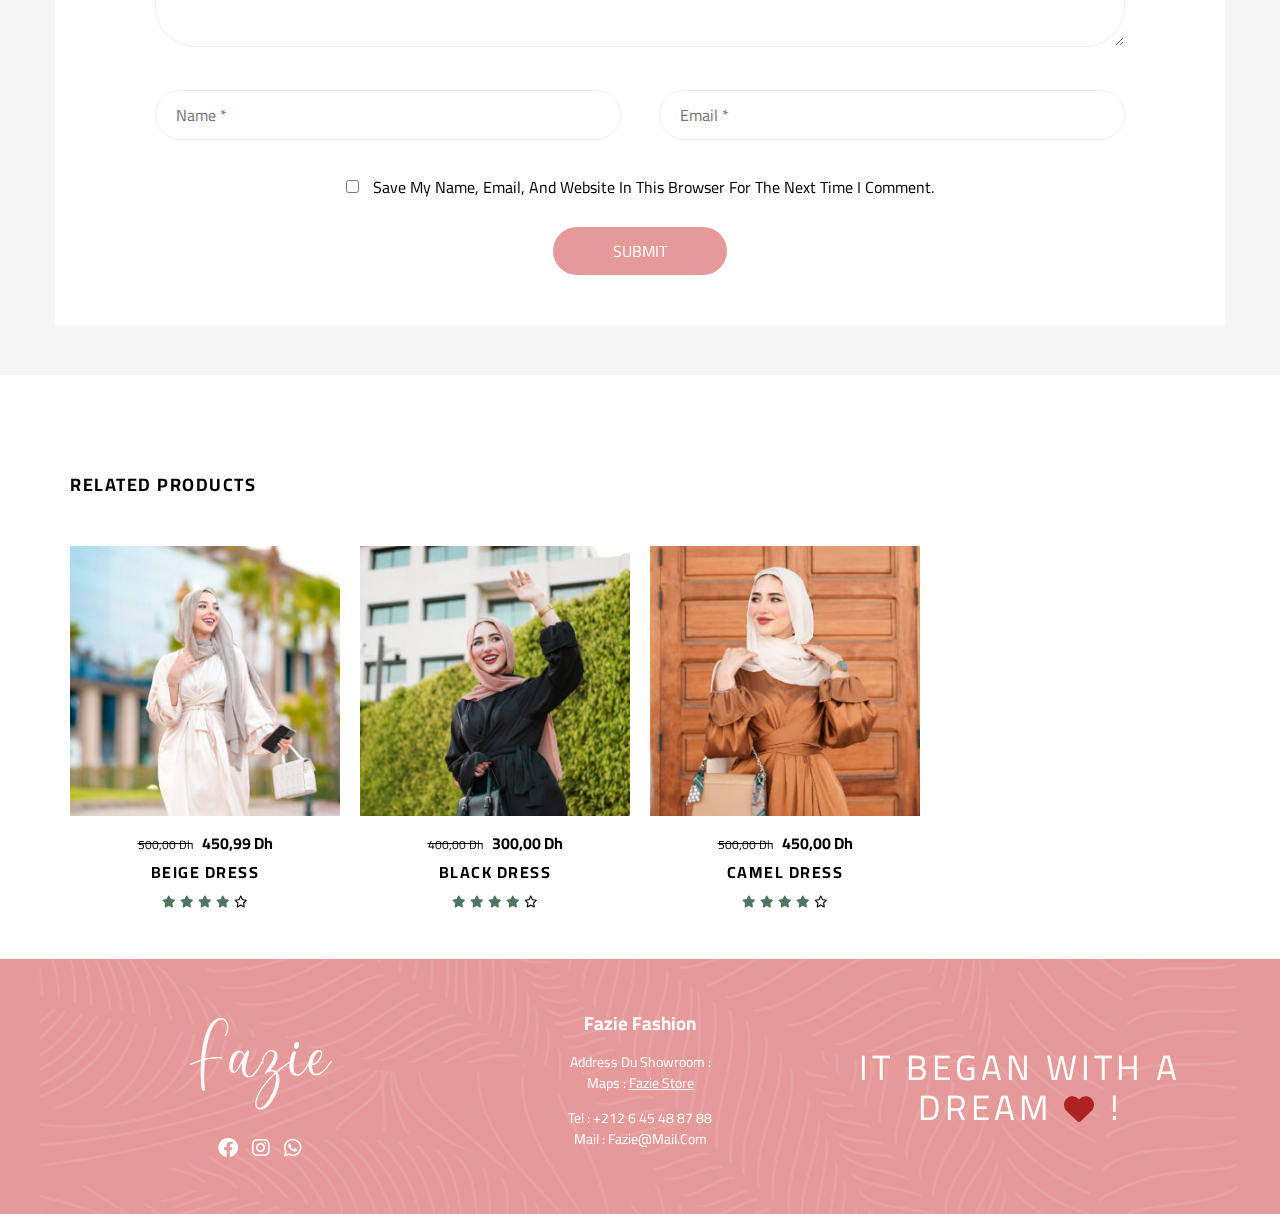
<file: fuchsia-dress.html>
<!DOCTYPE html>
<html lang="en">
  <head>
    <meta charset="UTF-8" />
    <meta name="viewport" content="width=device-width, initial-scale=1.0" />
    <title>Fuchsia Dress - Fazie</title>
    <link rel="stylesheet" href="css/normalize.css" />
    <link rel="stylesheet" href="css/all.min.css" />
    <link rel="stylesheet" href="css/fazie.css" />
    <link rel="preconnect" href="https://fonts.googleapis.com" />
    <link rel="preconnect" href="https://fonts.gstatic.com" crossorigin />
    <link
      href="https://fonts.googleapis.com/css2?family=Cairo:wght@300;400;700&display=swap"
      rel="stylesheet"
    />
  </head>
  <body>
    <header>
      <div class="container">
        <a href="index.html" class="logo">fazie</a>
      <div class="fa-solid fa-bars menu"></div>
        <ul class="nav">
          <li><a href="index.html">home</a></li>
          <li><a href="shop.html">shop</a></li>
          <li><a href="about.html">about</a></li>
          <li><a href="contact.html">contact</a></li>
          <form class="mobile-form" action="">
              <input class="search-input" type="search" placeholder="search here...">
              <label for="search-input" class=" fas fa-search"></label>
            </form>
          <i class="close fas fa-xmark"></i>
        </ul>
        <ul class="icons">
            <li class="hided-icon">
            <i class="search fas fa-search"></i>
            <form class="search-form" action="">
              <input
                class="search-input"
                type="search"
                placeholder="search here..."
              />
              <label for="search-input" class="fas fa-search"></label>
            </form>
          </li>
          <li class="user">
            <a href="account.html"><i class="fa-regular fa-user"></i></a>
            <form action="" class="account">
              <input
                type="text"
                name="name"
                placeholder="username or email address*"
              />
              <input type="password" name="password" placeholder="password*" />
              <button type="submit">sign in</button>
              <input type="checkbox" name="remember" id="remember-me" />
              <span>remember me</span>
            </form>
          </li>
          <li class="cart">
              <a href="cart.html" title="view your shopping cart">
              <span></span>
              <i class="fa-solid fa-cart-shopping"></i>
              </a>
               <div class="cart-content">
                  <div class="cart-products">
                    <p>your cart is curently empty</p>
                  </div> 
                  <div class="added-total"></div>
            </div>
          </li>
        </ul>
      </div>
    </header>
    <!-- product container -->
    <section class="product-section">
          <div class="container">
              <div id="added-widget">
                  <div>
                    <i class="fa-solid fa-check"></i>
                  <p class="added-widget-msg"></p>
                </div>
                  <a href="cart.html"> see cart</a>
              </div>
              <div class="item-content">
                  <div class="product-image">
                    <div class="big-image-container">
                        <img  src="images/oneb-fuchsia.jpeg" alt="">
                        <img  src="images/twob-fuchsia.jpeg" alt="">
                        <img  src="images/threeb-fuchsia.jpeg" alt="">
                    </div>
                    <ul class="images">
                        <li> <img id="product-img" src="images/ones-fuchsia.jpeg"  alt=""></li>
                        <li > <img src="images/twos-fuchsia.jpeg"  alt=""></li>
                        <li > <img src="images/threes-fuchsia.jpeg"  alt=""></li>
                    </ul>
                </div>
                <div class="lightbox">
                  <div class="fs-image">
                    <img id="full-image">
                  </div>
                  <div class="arrow arrow-left">
                    <i class="fas fa-arrow-left"></i>
                  </div>
                  <div class="arrow arrow-right">
                    <i class="fas fa-arrow-right"></i>
                  </div>
                  <div class="slider-number"></div>
                </div>
                <div class="product-info">
                    <h2>fuchsia dress</h2>
                    <div class="review-stars">
                        <i class="far fa-star"></i>
                        <i class="far fa-star"></i>
                        <i class=" far fa-star"></i>
                        <i class=" far fa-star"></i>
                        <i class="far fa-star"></i>
                        <span>(0)</span>
                    </div>
                    <span>stock: <span class="stock-state">available</span></span>
                    <p class="product-price">350,00 DH</p>
                    <ul>
                      <h4>measurements:</h4>
                        <li>Size : Standard</li>
                        <li>Shoulders: 40</li>
                        <li>Chest : 30</li>
                        <li>Hips : 34</li>
                        <li>Length: 146</li>
                    </ul>
                    <div class="order">
                      <label for="quantity"> select quantity: </label>
                      <select name="quantity" id="quantity">
                        <option value="1">1</option>
                        <option value="2">2</option>
                        <option value="3">3</option>
                      </select>
                      <button type="submit" class="add-cart">add to cart</button>
                    </div>
                  </div>
              </div>
          </div>
    </section>
      <section class="review-section">
          <div class="container">
            <h2>reviews</h2> 
             <div class="review-info">
                <h2>customers reviews</h2>
                <p>there are no reviews yet</p>
                <div class="first-review">
                <h2>be the firt to review this product</h2>
                <p>Your email address will not be published. Required fields are marked *</p>
                  <div class="review-stars"><span>your rating </span>  
                    <i class="far fa-star"></i>
                    <i class="far fa-star"></i>
                    <i class=" far fa-star"></i>
                    <i class=" far fa-star"></i>
                    <i class="far fa-star"></i>
                  </div>
            </div>
            <form class="review-form"  action="">
                    <textarea name="" id="" cols="30" rows="5" placeholder="your review *"></textarea>
                    <div class="inputs">
                      <input type="text" placeholder="name *">
                    <input type="email" placeholder="email *">
                     </div>
                    <input type="checkbox" id="checkbox-review">
                    <label for="checkbox-review">Save my name, email, and website in this browser for the next time I comment.</label>
                    <button type="submit">submit</button>
            </form>
          </div>
        </section>
                    <!-- related products -->
        <section class="product">
          <div class="container">
          <h3>related products</h3>
          <div class="product-content">
                  <div class="product-box">
                    <div class="img">
                        <a href="beige-dress.html">
                            <img src="images/beige.jpeg" alt="beige dress" class="product-img"/>
                        </a>
                        <div class="shop">
                          <i class="fa-solid fa-cart-shopping add-shop-cart"></i>
                          <a href="cart.html" class="show-cart">
                            <i class="fa-solid fa-check"></i>
                          </a>
                        </div>
                    </div>
                    <div class="info">
                        <del>500,00 dh</del> <span class="actual-price">450,99 dh</span>
                        <a href="beige-dress.html"><h2>beige dress</h2></a>
                        <i class="filled fas fa-star"></i>
                        <i class="filled fas fa-star"></i>
                        <i class="filled fas fa-star"></i>
                        <i class="filled fas fa-star"></i>
                        <i class="far fa-star"></i>
                    </div>
                </div>
                <div class="product-box">
                    <div class="img">
                        <a href="black-dress.html">
                            <img src="images/black.jpeg" alt="black dress" class="product-img"/>
                        </a>
                        <div class="shop">
                          <i class="fa-solid fa-cart-shopping add-shop-cart"></i>
                          <a href="cart.html" class="show-cart">
                            <i class="fa-solid fa-check"></i>
                          </a>
                        </div>
                    </div>
                    <div class="info">
                        <del>400,00 dh</del> <span class="actual-price">300,00 dh</span>
                        <a href="black-dress.html"><h2>black dress</h2></a>
                        <i class="filled fas fa-star"></i>
                        <i class="filled fas fa-star"></i>
                        <i class="filled fas fa-star"></i>
                        <i class="filled fas fa-star"></i>
                        <i class="far fa-star"></i>
                    </div>
                </div>
                <div class="product-box">
                    <div class="img">
                        <a href="camel-dress.html">
                            <img src="images/camel.jpg" alt="camel dress" class="product-img"/>
                        </a>
                        <div class="shop">
                          <i class="fa-solid fa-cart-shopping add-shop-cart"></i>
                          <a href="cart.html" class="show-cart">
                            <i class="fa-solid fa-check"></i>
                          </a>
                        </div>
                    </div>
                    <div class="info">
                        <del>500,00 dh</del> <span class="actual-price">450,00 dh</span>
                        <a href="camel-dress.html"><h2>camel dress</h2></a>
                        <i class="filled fas fa-star"></i>
                        <i class="filled fas fa-star"></i>
                        <i class="filled fas fa-star"></i>
                        <i class="filled fas fa-star"></i>
                        <i class="far fa-star"></i>
                    </div>
                </div>
            </div>
          </div>
        </div>
        </section>
    <footer class="footer">
      <div class="overlay"></div>
      <div class="container">
        <div class="social">
          <div class="logo">fazie</div>
          <div class="social-contact">
            <a href="https://facebook.com/" class="face"><i class="fab fa-facebook "></i></a>
            <a href="https://fa-instagram.com/" class="insta"><i class="fab fa-instagram "></i></a>
            <a href="https://whatsap.com/" class="whatsap"><i class="fab fa-whatsapp"></i></i></a>
            
          </div>
        </div>
        <div class="address">
          <h3>fazie fashion</h3>
          <p>
            address du showroom : <br />
            maps : <a href="">fazie store</a>
          </p>
          <p>
            tel : +212 6 45 48 87 88
            <br />
            mail : fazie@mail.com
          </p>
        </div>
        <div class="text">
          it began with a dream <i class="fa-solid fa-heart"></i> !
        </div>
      </div>
    </section>
    </footer>
    <script src="js/script.js"></script>
  </body>
</html>
</file>
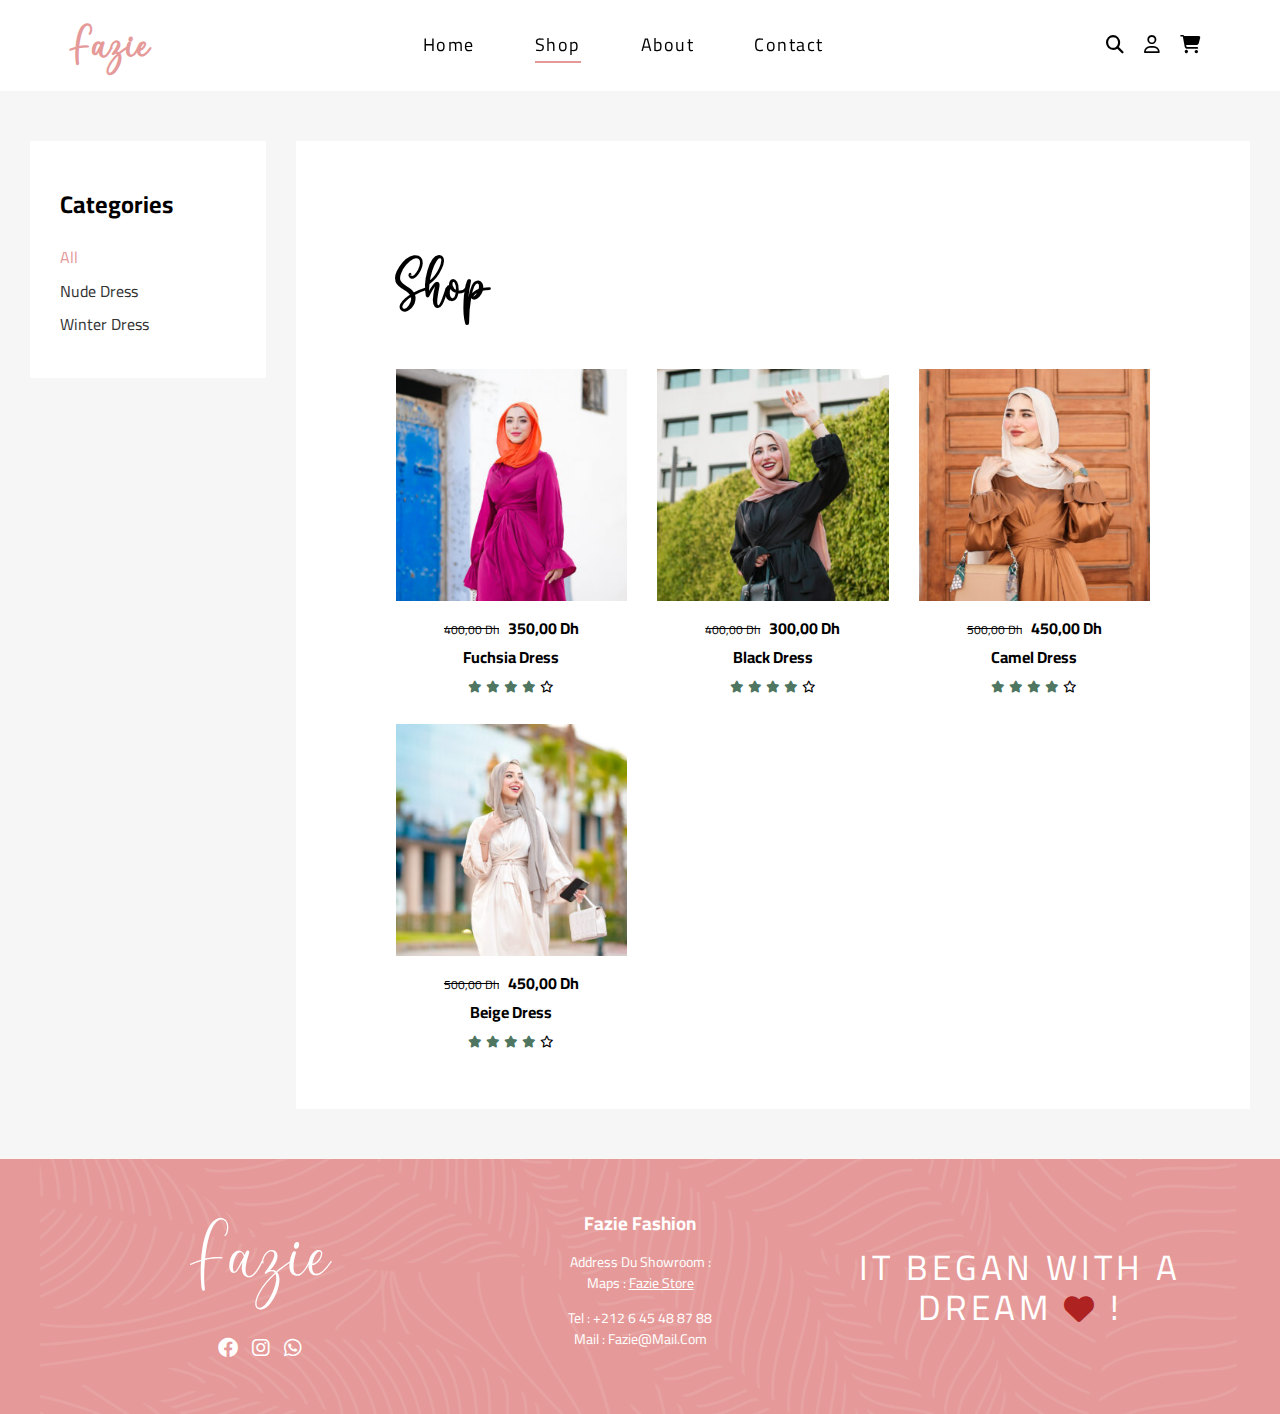
<file: shop.html>
<!DOCTYPE html>
<html lang="en">
  <head>
    <meta charset="UTF-8" />
    <meta name="viewport" content="width=device-width, initial-scale=1.0" />
    <title>Shop - Fazie</title>
    <link rel="stylesheet" href="css/normalize.css" />
    <link rel="stylesheet" href="css/all.min.css" />
    <link rel="stylesheet" href="css/fazie.css" />
    <link rel="preconnect" href="https://fonts.googleapis.com" />
    <link rel="preconnect" href="https://fonts.gstatic.com" crossorigin />
    <link
      href="https://fonts.googleapis.com/css2?family=Cairo:wght@300;400;700&display=swap"
      rel="stylesheet"
    />
  </head>
  <body>
    <header>
      <div class="container">
        <a href="index.html" class="logo">fazie</a>
      <div class="fa-solid fa-bars menu"></div>
        <ul class="nav">
          <li><a href="index.html">home</a></li>
          <li><a href="shop.html">shop</a></li>
          <li><a href="about.html">about</a></li>
          <li><a href="contact.html">contact</a></li>
          <form class="mobile-form" action="">
              <input class="search-input" type="search" placeholder="search here...">
              <label for="search-input" class=" fas fa-search"></label>
            </form>
          <i class="close fas fa-xmark"></i>
        </ul>
          <ul class="icons">
            <li class="hided-icon">
            <i class="search fas fa-search"></i>
            <form class="search-form" action="">
              <input
                class="search-input"
                type="search"
                placeholder="search here..."
              />
              <label for="search-input" class="fas fa-search"></label>
            </form>
          </li>
        <li class="user">
            <a href="account.html"><i class="fa-regular fa-user"></i></a>
            <form action="" class="account">
              <input
                type="text"
                name="name"
                placeholder="username or email address*"
              />
              <input type="password" name="password" placeholder="password*" />
              <button type="submit">sign in</button>
              <input type="checkbox" name="remember" id="remember-me" />
              <span>remember me</span>
            </form>
          </li>
          <li class="cart">
              <a href="cart.html" title="view your shopping cart">
              <span></span>
              <i class="fa-solid fa-cart-shopping"></i>
              </a>
               <div class="cart-content">
                  <div class="cart-products">
                    <p>your cart is curently empty</p>
                  </div> 
                  <div class="added-total"></div>
            </div>
          </li>
        </ul>
      </div>
    </header>
    <section class="shop-store">
      <div class="left-column">
        <div class="categories">
          <h2>categories</h2>
          <li class="filter-link" id="all" >all</li>
          <li class="filter-link" id="nude" >nude dress</li>
          <li class="filter-link" id="winter" >winter dress</li>
        </div>
      </div>
      <div class="right-column">
        <div class="shop-content">
          <h2>shop</h2>
        </div>
        <div class="product-content">
          <div class="product-box all winter">
            <div class="img">
              <a href="fuchsia-dress.html"><img src="images/fuchsia.jpeg" alt="fuchsia dress" class="product-img" /></a>
              <div class="shop">
                <i class="fa-solid fa-cart-shopping add-shop-cart"></i>
                <a href="cart.html" class="show-cart">
                  <i class="fa-solid fa-check"></i>
                </a>
              </div>
            </div>
            <div class="info">
              <del>400,00 dh</del> <span class="actual-price">350,00 dh</span>
              <a href="fuchsia-dress.html"><h2>fuchsia dress</h2></a>
              <i class="filled fas fa-star"></i>
              <i class="filled fas fa-star"></i>
              <i class="filled fas fa-star"></i>
              <i class="filled fas fa-star"></i>
              <i class="far fa-star"></i>
            </div>
          </div>
          <div class="product-box all winter">
            <div class="img">
              <a href="black-dress.html"><img src="images/black.jpeg" alt="black dress" class="product-img"/></a>
              <div class="shop">
                <i class="fa-solid fa-cart-shopping add-shop-cart"></i>
                <a href="cart.html" class="show-cart">
                  <i class="fa-solid fa-check"></i>
                </a>
              </div>
            </div>
            <div class="info">
              <del>400,00 dh</del> <span class="actual-price">300,00 dh</span>
              <a href="black-dress.html"><h2>black dress</h2></a>
              <i class="filled fas fa-star"></i>
              <i class="filled fas fa-star"></i>
              <i class="filled fas fa-star"></i>
              <i class="filled fas fa-star"></i>
              <i class="far fa-star"></i>
            </div>
          </div>
          <div class="product-box all nude">
            <div class="img">
              <a href="camel-dress.html">
                <img src="images/camel.jpg" alt="camel dress" class="product-img" />
              </a>
              <div class="shop">
                <i class="fa-solid fa-cart-shopping add-shop-cart"></i>
                <a href="cart.html" class="show-cart">
                  <i class="fa-solid fa-check"></i>
                </a>
              </div>
            </div>
            <div class="info">
              <del>500,00 dh</del> <span class="actual-price">450,00 dh</span>
              <a href="camel-dress.html"><h2>camel dress</h2></a>
              <i class="filled fas fa-star"></i>
              <i class="filled fas fa-star"></i>
              <i class="filled fas fa-star"></i>
              <i class="filled fas fa-star"></i>
              <i class="far fa-star"></i>
            </div>
          </div>
          <div class="product-box all nude">
            <div class="img">
              <a href="beige-dress.html">
                <img src="images/beige.jpeg" alt="beige dress" class="product-img"/>
              </a>
              <div class="shop">
                <i class="fa-solid fa-cart-shopping add-shop-cart"></i>
                <a href="cart.html" class="show-cart">
                  <i class="fa-solid fa-check"></i>
                </a>
                </div>
            </div>
            <div class="info">
              <del>500,00 dh</del> <span class="actual-price">450,00 dh</span>
              <a href="beige-dress.html"><h2>beige dress</h2></a>
              <i class="filled fas fa-star"></i>
              <i class="filled fas fa-star"></i>
              <i class="filled fas fa-star"></i>
              <i class="filled fas fa-star"></i>
              <i class="far fa-star"></i>
            </div>
          </div>
        </div>
      </div>
    </section>
  <footer class="footer">
      <div class="overlay"></div>
      <div class="container">
        <div class="social">
          <div class="logo">fazie</div>
          <div class="social-contact">
            <a href="https://facebook.com/" class="face"><i class="fab fa-facebook "></i></a>
            <a href="https://fa-instagram.com/" class="insta"><i class="fab fa-instagram "></i></a>
            <a href="https://whatsap.com/" class="whatsap"><i class="fab fa-whatsapp"></i></i></a>
          </div>
        </div>
        <div class="address">
          <h3>fazie fashion</h3>
          <p>
            address du showroom : <br />
            maps : <a href="">fazie store</a>
          </p>
          <p>
            tel : +212 6 45 48 87 88
            <br />
            mail : fazie@mail.com
          </p>
        </div>
        <div class="text">
          it began with a dream <i class="fa-solid fa-heart"></i> !
        </div>
      </div>
    </footer>
    <script src="js/script.js" ></script>
  </body>
</html>
</file>
<file: css/fazie.css>
@font-face {
  font-family: rebeca;
  src: url(../fonts/Rebeca.otf), url(../fonts/Rebeca.tff),
    url(../fonts/Rebeca.woff);
}
* {
  -webkit-box-sizing: border-box;
  -moz-box-sizing: border-box;
  box-sizing: border-box;
  text-transform: capitalize;
}
/* WebKit and Chromiums */
::-webkit-scrollbar {
  width: 5px;
}
::-webkit-scrollbar-track {
  background: transparent;
}
::-webkit-scrollbar-thumb {
  background-color: #ccc;
  border-radius: 20px;
  border: transparent;
}
:root {
  --main-color: #e59a99;
  --second-color: #4e7661;
  --main-transition: 0.3s linear;
  --section-padding: 50px;
  --bg-color: #f6f6f6;
}
html {
  scroll-behavior: smooth;
}
body {
  font-family: "Cairo", sans-serif;
}
ul {
  list-style: none;
  margin: 0;
  padding: 0;
}
a {
  text-decoration: none;
}
input,
textarea,
select,
button {
  outline: none;
  border: none;
}
a,
button {
  cursor: pointer;
}
.container {
  margin-left: auto;
  margin-right: auto;
  padding-left: 15px;
  padding-right: 15px;
}
@media (min-width: 768px) {
  .container {
    width: 750px;
  }
}
@media (min-width: 992px) {
  .container {
    width: 910px;
  }
}
@media (min-width: 1200px) {
  .container {
    width: 1170px;
  }
}
/* header start   */
header {
  position: relative;
  background-color: white;
  box-shadow: 0 2px 15px #f4f4f4;
}
header .container {
  display: flex;
  justify-content: space-between;
  align-items: center;
  min-height: 90px;
  background-color: white;
}
header .container .logo {
  font-size: 45px;
  font-weight: 600;
  font-family: rebeca;
  color: var(--main-color);
}
header .container .menu {
  font-size: 20px;
  margin-left: auto;
  margin-right: 25px;
  transition: var(--main-transition);
  cursor: pointer;
}
@media (min-width: 768px) {
  header .container .menu {
    display: none;
  }
}
header .container .nav {
  display: flex;
  transition: var(--main-transition);
}
@media (max-width: 767px) {
  header .container .nav {
    display: flex;
    flex-direction: column;
    position: fixed;
    top: 0;
    right: -100%;
    width: 350px;
    height: 100vh;
    background-color: var(--bg-color);
    z-index: 999;
    padding-top: 140px;
  }
  header .container .nav.active-nav {
    right: 0;
  }
}
header .container .nav li a {
  display: block;
  width: fit-content;
  color: black;
  font-size: 18px;
  padding: 15px 0;
  margin: 0 30px;
  letter-spacing: 1.5px;
  position: relative;
  overflow: hidden;
}
@media (max-width: 991px) {
  header .container .nav li a {
    margin: 0 20px;
  }
}
header .container .nav li a::before {
  position: absolute;
  content: "";
  bottom: 8px;
  left: -100%;
  height: 2px;
  width: 100%;
  text-align: center;
  background-color: var(--main-color);
  transition: var(--main-transition);
}
header .container .nav li a:hover::before {
  left: 0;
}
header .container .nav li a.active-link::before {
  left: 0;
}
header .container .nav .close {
  position: absolute;
  top: 30px;
  left: 20px;
  font-size: 20px;
  cursor: pointer;
}
@media (min-width: 768px) {
  header .container .nav .close {
    display: none;
  }
}
header .container .nav .mobile-form {
  display: none;
  position: absolute;
  top: 80px;
  left: 20px;
}
@media (max-width: 767px) {
  header .container .nav .mobile-form {
    display: initial;
  }
}
header .container .nav .mobile-form input {
  border: none;
  padding: 15px;
}
header .container .nav .mobile-form label {
  position: absolute;
  right: 5px;
  top: 15px;
}
header .container .nav-overlay {
  position: fixed;
  background-color: red;
}
header .container .icons {
  position: relative;
  display: flex;
}
header .container .icons li a,
header .container .hided-icon i {
  display: block;
  font-size: 18px;
  padding: 35px 10px;
  color: black;
}
header .container .icons i {
  cursor: pointer;
}
@media (max-width: 767px) {
  header .container .icons .hided-icon {
    display: none;
  }
}
header .container .icons .user .account {
  position: absolute;
  max-width: 350px;
  padding: 30px;
  top: calc(100% + 40px);
  right: 0;
  background-color: white;
  box-shadow: 0 14px 24px rgb(0 0 0 / 15%);
  z-index: -2;
  opacity: 0;
  transition: top var(--main-transition), opacity var(--main-transition);
}
header .container .icons .user:hover .account {
  opacity: 1;
  z-index: 5;
  top: 100%;
}
header .container .icons .user .account input,
header .container .icons .user .account button {
  border-radius: 40px;
  padding: 12px 30px;
  font-size: 15px;
  border: 1px solid #ddd;
}
header .icons .account input:nth-of-type(1),
header .icons .account :nth-of-type(2) {
  margin-bottom: 20px;
}
header .icons .account button {
  background-color: var(--main-color);
  color: white;
  text-transform: uppercase;
  margin-right: 20px;
}
header .icons .account button:hover {
  background-color: var(--second-color);
}
header .icons .account input:last-of-type {
  vertical-align: middle;
  margin: -2px 3px 0 0;
}
header .icons .account span {
  text-transform: uppercase;
  font-size: 13px;
}
header .icons .cart {
  position: relative;
}
header .icons .cart a span {
  position: absolute;
  top: 30%;
  left: 70%;
  background-color: black;
  color: white;
  width: 18px;
  height: 18px;
  border-radius: 50%;
  font-size: 13px;
  font-weight: bold;
  text-align: center;
  letter-spacing: -1px;
  line-height: 18px;
  display: none;
}
header .icons .cart-content {
  position: absolute;
  width: 300px;
  padding: 20px 0;
  background-color: white;
  color: #777;
  top: calc(100% + 30px);
  right: 0;
  box-shadow: 0 14px 24px rgb(0 0 0 / 15%);
  text-align: center;
  transition: var(--main-transition);
  visibility: hidden;
}
header .icons .cart-content .cart-products {
  max-height: 350px;
  overflow-y: auto;
}
header .icons .cart-content p {
  padding: 20px 0;
  font-size: 15px;
}
header .icons .cart:hover .cart-content {
  top: 100%;
  visibility: visible;
  z-index: 100;
}
header .icons .cart-content .cart-box {
  display: flex;
  justify-content: space-between;
  padding: 15px;
  border-bottom: 2px solid var(--bg-color);
}
header .icons .cart-content .cart-box .img-cart {
  padding: 0;
}
header .icons .cart-content .cart-box img {
  width: 120px;
}
header .icons .cart-content .cart-box .cart-info {
  color: black;
  text-align: left;
}
header .icons .cart-content .cart-box .cart-title {
  margin-bottom: 5px;
}
header .icons .cart-content .cart-box .cart-price {
  font-weight: bold;
  font-size: 14px;
}
header .icons .cart-content .cart-box .cart-remove {
  color: var(--main-color);
}
header .icons .cart-content .total {
  display: flex;
  justify-content: space-between;
  padding: 15px;
  color: black;
}
header .icons .cart-content .total-title {
  font-size: 18px;
  line-height: 2;
}
header .icons .cart-content .total-price {
  font-size: 28px;
  font-weight: bold;
}
header .icons .cart-content .show-cart {
  padding: 10px 15px;
  margin: 0 15px;
  background-color: var(--main-color);
  color: white;
}
header .icons .cart-content .show-cart:hover {
  background-color: var(--second-color);
}
header .icons .search-form {
  position: absolute;
  top: calc(100% + 5px);
  right: -20%;
  padding: 15px;
  background-color: white;
  box-shadow: 0 14px 24px rgb(0 0 0 / 15%);
  border-radius: 5px;
  display: flex;
  opacity: 0;
  z-index: 4;
  transition: right var(--main-transition), opacity var(--main-transition);
}
header .icons .search-form.active-search {
  right: 0;
  opacity: 1;
  z-index: 4;
}
header .icons .search-form .search-input {
  border: none;
  width: 350px;
}
header .icons .search-form label {
  cursor: pointer;
}
header .icons .search-form label:hover {
  color: var(--main-color);
}
/* header end  */
/* scroll up */
.scroll-up {
  color: white;
  background-color: gray;
  border: none;
  padding: 15px;
  position: fixed;
  bottom: 10px;
  right: -100%;
  transition: 0.7s;
  z-index: 9999;
  cursor: pointer;
}
.scroll-up:hover {
  background-color: var(--main-color);
}
/* landing start */
.landing {
  position: relative;
  overflow: hidden;
  max-height: 700px;
}
.landing .background-img {
  display: flex;
}
.landing .intro-text {
  width: 100%;
  position: absolute;
  top: 30%;
  left: 50%;
  transform: translatex(-50%);
  text-align: center;
}
.landing h2 {
  font-size: 60px;
  color: white;
  margin: 0;
}
@media (max-width: 767px) {
  .landing h2 {
    font-size: 40px;
  }
  .landing .shop-now {
    padding: 10px 15px;
    margin: 30px auto;
  }
}
.landing .shop-now {
  display: block;
  width: fit-content;
  padding: 15px 35px;
  background-color: var(--main-color);
  border-radius: 5px;
  color: white;
  text-transform: uppercase;
  margin: 50px auto;
}
@media (max-width: 767px) {
  .landing .shop-now {
    padding: 10px 15px;
    margin: 30px auto;
  }
}
.landing .shop-now:hover {
  background-color: var(--second-color);
}
/* landing end */
/* content start */
.content {
  padding-top: var(--section-padding);
  padding-bottom: var(--section-padding);
  background-image: url(../images/background-2.jpg);
  background-size: cover;
  background-position: center center;
  line-height: 1.5;
}
.reveal {
  transform: translateY(100%);
  opacity: 0;
  transition: all var(--main-transition);
  transition-delay: 0.6s;
}
.animate {
  transform: translateY(0);
  opacity: 1;
}
.content .content-top {
  max-width: 700px;
  margin: 0 auto 40px;
  text-align: center;
}
.content .content-top .content-logo {
  font-size: 80px;
  font-weight: bold;
  color: var(--main-color);
  font-family: rebeca;
}
.content .content-top .content-heading {
  font-family: rebeca;
  font-size: 40px;
  font-weight: normal;
  margin: 40px 0 30px 0;
}
.content .content-items {
  display: grid;
  grid-template-columns: repeat(3, 1fr);
  gap: 40px;
  text-align: center;
}
@media (max-width: 767px) {
  .content .content-items {
    grid-template-columns: 1fr;
  }
}
.content .content-items .content-box i {
  font-size: 45px;
  color: var(--main-color);
}
.content .content-items .content-box h2 {
  font-size: 25px;
}
.content .content-items .content-box p {
  font-size: 15px;
}
/* content end*/
/* new-arrival start */
.new-arrival {
  background-image: url(../images/new.jpg);
  background-size: cover;
  background-position: center center;
  background-repeat: no-repeat;
  background-attachment: fixed;
  min-height: 600px;
  text-align: center;
  color: white;
  position: relative;
}
.new-arrival .new-overlay {
  position: absolute;
  top: 0;
  left: 0;
  width: 100%;
  height: 100%;
  background-color: #00000069;
}
.new-arrival .container {
  max-width: 700px;
  position: absolute;
  top: 50%;
  left: 50%;
  transform: translate(-50%, -50%);
}
@media (max-width: 767px) {
  .new-arrival .container {
    width: 100%;
  }
}
.new-arrival .container h2 {
  font-size: 70px;
  margin: 0;
}
@media (max-width: 767px) {
  .new-arrival .container h2 {
    font-size: 50px;
  }
}
.new-arrival .container p {
  font-size: 30px;
  margin: 40px 0;
}
@media (max-width: 767px) {
  .new-arrival .container p {
    font-size: 25px;
  }
}
.new-arrival .container a {
  display: block;
  color: white;
  padding: 15px 30px;
  border-radius: 30px;
  background-color: black;
  width: fit-content;
  margin: 0 auto;
  text-transform: uppercase;
}
.new-arrival .container a:hover {
  background-color: var(--second-color);
}
/* new-arrival end */
/* product start */
.product .container {
  padding-top: var(--section-padding);
  padding-bottom: var(--section-padding);
}
.product .container h3,
.product .container h2 {
  font-size: 18px;
  letter-spacing: 1.5px;
  text-transform: uppercase;
  margin: 50px 0;
}
.product .container h2 {
  text-align: center;
}
@media (max-width: 767px) {
  .product .container h3 {
    margin: 30px 0;
    text-align: center;
  }
}
.product .product-content {
  display: grid;
  grid-template-columns: repeat(auto-fill, minmax(250px, 1fr));
  gap: 20px;
}
@media (max-width: 767px) {
  .product .product-content {
    grid-template-columns: repeat(2, minmax(0, 1fr));
  }
}
.show-right {
  transform: translateX(-100%);
  opacity: 0;
  transition: 0.6s;
}
.animate {
  transform: translateX(0);
  opacity: 1;
}
.product-box:nth-child(2) {
  transition-delay: 0.4s;
}
.product-box:nth-child(3) {
  transition-delay: 0.8s;
}
.product-box:nth-child(4) {
  transition-delay: 1.2s;
}
.shop-store .product-content .product-box {
  animation: fadeIn 1s;
}
@keyframes fadeIn {
  0% {
    opacity: 0;
  }
  100% {
    opacity: 1;
  }
}
.product .product-content .product-box .img,
.shop-store .right-column .product-content .product-box .img {
  position: relative;
  overflow: hidden;
}
.product .product-content .product-box img,
.shop-store .right-column .product-content .product-box img {
  width: 100%;
  transition: var(--main-transition);
}
.product .product-box .img:hover img,
.shop-store .right-column .product-content .product-box .img:hover img {
  transform: scale(1.2) rotate(5deg);
}
.product .product-content .product-box .img .shop,
.shop-store .product-content .product-box .img .shop {
  display: flex;
  justify-content: center;
  align-items: center;
  position: absolute;
  top: 20px;
  right: 20px;
  width: 35px;
  height: 35px;
  border-radius: 50%;
  background-color: #ffffffd6;
  color: black;
  opacity: 0;
  cursor: pointer;
}
.product .product-box .img .shop::before,
.shop-store .product-box .img .shop::before {
  background-color: black;
  position: absolute;
  content: "add to cart";
  top: 5px;
  right: 50px;
  width: 100px;
  color: white;
  padding: 5px 0;
  text-align: center;
  border-radius: 5px;
  font-size: 14px;
  visibility: hidden;
  transition: var(--main-transition);
}
.product .product-box .img .shop-added::before,
.shop-store .product-box .img .shop-added::before {
  content: "show cart";
}

.product .product-box .img .shop::after,
.shop-store .product-box .img .shop::after {
  position: absolute;
  content: "";
  top: 12px;
  right: 38px;
  border-style: solid;
  border-width: 6px;
  border-color: transparent transparent transparent black;
  visibility: hidden;
  transition: var(--main-transition);
}
.product .product-box .img .shop:hover::before,
.shop-store .product-box .img .shop:hover::before {
  visibility: visible;
}
.product .product-box .img .shop:hover::after,
.shop-store .product-box .img .shop:hover::before {
  visibility: visible;
}
.product .product-box .img .shop:hover,
.shop-store .product-box .img .shop:hover {
  background-color: white;
}
.product .product-box .img:hover .shop,
.shop-store .product-box .img:hover .shop {
  opacity: 1;
}
.product .product-box .show-cart,
.shop-store .product-box .show-cart {
  display: none;
}
.product .product-content .product-box .info,
.shop-store .product-content .product-box .info {
  text-align: center;
  margin-top: 15px;
}
.product .product-content .product-box .info del,
.shop-store .product-content .product-box .info del {
  font-size: 12px;
  margin-right: 5px;
}
.product .product-content .product-box .info span,
.shop-store .product-content .product-box .info span {
  font-weight: bold;
}
@media (max-width: 400px) {
  .shop-store .product-content .product-box .info span {
    display: block;
  }
}
.product .product-content .product-box .info h2,
.shop-store .product-content .product-box .info h2 {
  margin: 10px 0;
  font-size: 16px;
  color: black;
}
.product .product-content .product-box .info .filled,
.shop-store .product-content .product-box .info .filled {
  color: var(--second-color);
}
.product .product-content .product-box .info i,
.shop-store .product-content .product-box .info i {
  font-size: 12px;
}
.product .container > a {
  display: block;
  width: fit-content;
  margin: 40px auto 0;
  color: white;
  background-color: var(--main-color);
  border-radius: 5px;
  padding: 10px 30px;
  text-transform: uppercase;
}
.product .container > a:hover {
  background-color: var(--second-color);
}
/* product end*/
/* footer start */
.footer {
  background-color: #e59a99;
  position: relative;
}
.footer .overlay {
  position: absolute;
  top: 0;
  left: 0;
  width: 100%;
  height: 100%;
  background-image: url(../images/footer.jpg);
  background-size: cover;
  opacity: 0.5;
  background-position: center center;
}
.footer .container {
  padding-top: var(--section-padding);
  padding-bottom: var(--section-padding);
  display: flex;
  justify-content: space-between;
  align-items: center;
  text-align: center;
  color: white;
  position: relative;
}
@media (max-width: 767px) {
  .footer .container {
    flex-wrap: wrap;
    justify-content: center;
  }
}
.footer .container div {
  flex-basis: 35%;
}
@media (max-width: 767px) {
  .footer .container div {
    flex-basis: 100%;
  }
}
.footer .container .social .logo {
  font-size: 80px;
  font-family: rebeca;
  margin-bottom: 30px;
}
.footer .container .social-contact a {
  display: inline-block;
  font-size: 20px;
  padding: 5px;
  color: white;
  border-radius: 9px;
}
.footer .container .social-contact .face:hover {
  background-color: #2196f375;
}
.footer .container .social-contact .insta:hover {
  background-color: #c135846e;
}
.footer .container .social-contact .whatsap:hover {
  background-color: #25d3665e;
}
.footer .address {
  line-height: 1.5;
}
.footer .address h3 {
  margin: 0;
}
@media (max-width: 767px) {
  .footer .address h3 {
    margin-top: 40px;
  }
}
.footer .address a {
  color: white;
  text-decoration: underline;
}
.footer .address p {
  font-size: 14px;
}
.footer .text {
  font-size: 35px;
  letter-spacing: 4px;
  text-transform: uppercase;
}
@media (max-width: 767px) {
  .footer .text {
    margin-top: 40px;
  }
}
.footer .text i {
  color: #af2222;
  font-size: 30px;
}
/* shop store start */
.shop-store {
  background-color: var(--bg-color);
  display: flex;
  padding: var(--section-padding) 30px;
}
@media (max-width: 991px) {
  .shop-store {
    flex-direction: column;
  }
}
.shop-store .left-column .categories,
.shop-store .right-column {
  background-color: white;
}
.shop-store .left-column {
  width: 300px;
}
@media (max-width: 991px) {
  .shop-store .left-column {
    width: 100%;
  }
}
.shop-store .left-column .categories {
  padding: 30px;
  margin-bottom: 30px;
}
.shop-store .left-column .categories h2 {
  font-size: 24px;
  margin-bottom: 30px;
}
.shop-store .left-column .categories li {
  display: block;
  margin-bottom: 15px;
  color: #333;
  cursor: pointer;
}
.shop-store .left-column .categories li.active-category {
  color: var(--main-color);
}
.shop-store .right-column {
  flex-grow: 1;
  margin-left: 30px;
  padding: 60px 100px;
}
@media (max-width: 1199px) {
  .shop-store .right-column {
    padding: 40px;
  }
}
@media (max-width: 767px) {
  .shop-store .right-column {
    padding: 15px;
  }
}
@media (max-width: 991px) {
  .shop-store .right-column {
    margin: 30px 0 0;
  }
}
.shop-store .right-column .shop-content {
  margin-bottom: 50px;
}
.shop-store .right-column .shop-content h2 {
  margin-bottom: 25px;
  font-size: 60px;
  font-family: rebeca;
}
@media (max-width: 767px) {
  .shop-store .right-column .shop-content h2 {
    font-size: 32px;
  }
}
.shop-store .right-column .product-content {
  display: grid;
  grid-template-columns: repeat(3, 1fr);
  gap: 30px;
}
@media (max-width: 767px) {
  .shop-store .right-column .product-content {
    grid-template-columns: repeat(2, 1fr);
    gap: 20px;
  }
}
/* shop store end */
/* product container start */
.product-section,
.review-section,
.related-products {
  background-color: var(--bg-color);
  padding: 70px 70px 0;
}
.product-section .item-content {
  display: flex;
}
.product-section .container {
  padding: var(--section-padding) 100px;
  background-color: white;
}
.product-section .container #added-widget {
  background-color: var(--bg-color);
  border-top: 2px solid var(--main-color);
  padding: 15px 20px;
  display: none;
  margin-bottom: 40px;
  justify-content: space-between;
}
.product-section .container #added-widget i {
  color: var(--main-color);
}
.product-section .container #added-widget .added-widget-msg {
  margin: 0 0 0 10px;
  display: inline-block;
}
.product-section .container #added-widget a {
  color: black;
}
.product-section .container #added-widget a:hover {
  color: var(--main-color);
}
@media (max-width: 767px) {
  .product-section .container #added-widget a,
  .product-section .container #added-widget p {
    font-size: 15px;
  }
}
@media (max-width: 992px) {
  .product-section .item-content {
    flex-direction: column;
  }
}
@media (max-width: 1199px) {
  .product-section,
  .review-section {
    padding: 30px 30px 0;
  }
  .product-section .container {
    padding: 50px;
  }
}
.product-section .container .product-image {
  overflow: hidden;
  flex-basis: 50%;
}
.product-section .container .product-image .big-image-container {
  display: flex;
  transition: var(--main-transition);
}
.product-section .big-image-container img {
  width: 100%;
  cursor: pointer;
  transition: var(--main-transition);
}
@media (min-width: 693px) and (max-width: 992px) {
  .product-section .container .product-image .big-image-container img {
    min-width: 650px;
  }
}
.product-section .lightbox {
  width: 100%;
  height: 100%;
  position: fixed;
  top: 0;
  left: 0;
  background: rgb(0, 0, 0, 0.9);
  z-index: 9999;
  display: flex;
  align-items: center;
  justify-content: center;
  transition: var(--main-transition);
}
.product-section .lightbox {
  display: none;
  opacity: 0;
}
.product-section .lightbox .fs-image {
  height: 85%;
}
.product-section .lightbox #full-image {
  height: 100%;
}

.product-section .lightbox .arrow {
  position: absolute;
  margin-left: 5px;
  font-size: 25px;
  color: #ccc;
  cursor: pointer;
  transition: var(--main-transition);
}
.product-section .lightbox .arrow:hover {
  color: #fff;
}
.product-section .lightbox .arrow-left {
  left: 10px;
}
.product-section .lightbox .arrow-right {
  right: 10px;
}
.product-section .lightbox .slider-number {
  color: white;
  position: absolute;
  bottom: 20px;
  right: 50%;
}
@media (max-width: 767px) {
  .product-section {
    padding: 20px 20px 0;
  }
  .product-section .container {
    padding: 20px;
  }
}
.product-section .container .product-image .images {
  display: flex;
  margin-top: 15px;
}
.product-section .container .product-image .images li {
  cursor: pointer;
  margin-right: 15px;
  flex-basis: 25%;
}
.product-section .container .product-image .images img {
  opacity: 0.5;
}
.product-section .container .product-image .images img:hover {
  opacity: 1;
}
.product-section .container .product-image .images li img {
  width: 100%;
}
@media (max-width: 991px) {
  .product-section .container .product-image .images li {
    flex-basis: 35%;
  }
}
@media (max-width: 767px) {
  .product-section .container .product-image .images li {
    flex-basis: 25%;
  }
}
.product-section .container .product-image .images .active-image {
  opacity: 1;
}
.product-section .container .product-info {
  flex-basis: 45%;
  margin-left: 40px;
}
@media (max-width: 991px) {
  .product-section .container .product-info {
    margin-left: 0;
  }
}
.product-section .container .product-info h2 {
  font-size: 35px;
}
.product-section .container .product-info .review-stars {
  display: inline;
  margin-right: 50px;
}
@media (max-width: 1199px) {
  .product-section .container .product-info .review-stars {
    margin-right: 10px;
  }
}
.product-section .container .product-info .stock-state {
  color: #40bf52;
}

.product-section .container .product-info .product-price {
  font-size: 30px;
  margin: 30px 0;
}
.product-section .container .product-info ul h4 {
  margin-bottom: 10px;
}
.product-section .container .product-info ul li {
  margin: 0 0 10px 5px;
}
.product-section .product-info .order {
  margin-top: 30px;
}
.product-section .product-info .order #quantity {
  width: 50px;
  border: 1px solid #eee;
  border-radius: 10px;
}
.product-section .product-info .order button {
  margin-left: 47px;
  padding: 15px 30px;
  border-radius: 40px;
  border: none;
  color: white;
  background-color: var(--main-color);
  text-transform: capitalize;
}
.product-section .product-info .order button:hover {
  background-color: var(--second-color);
}
@media (max-width: 767px) {
  .product-section .product-info .order button {
    margin: 30px auto;
    display: block;
    width: fit-content;
  }
}
/* product container end */
/* product review start */
.review-section {
  padding: 50px;
}
.review-section .container {
  padding: var(--section-padding) 100px;
  background-color: white;
}
@media (max-width: 1199px) {
  .review-section,
  .review-section .container {
    padding: 50px;
  }
}
@media (max-width: 767px) {
  .review-section,
  .review-section .container {
    padding: 20px;
  }
}
.review-section .container > h2 {
  font-size: 29px;
  color: var(--main-color);
  text-align: center;
}
.review-section .container .review-info {
  text-align: center;
}
.review-section .container .review-info h2 {
  font-size: 25px;
  font-weight: normal;
}
.review-section .container .review-info p {
  margin: 25px 0;
}
.review-section .container .review-info .first-review {
  margin: 45px 0;
}
.review-section .container .review-info .review-stars span {
  margin-right: 10px;
}
.review-section .container .review-info .review-stars i {
  font-size: 24px;
}
.review-section .container .review-form textarea {
  width: 100%;
}
.review-section .container .review-form .inputs {
  display: flex;
  justify-content: space-between;
}
.review-section .container .review-form input {
  flex-basis: 48%;
  margin-top: 40px;
}
@media (max-width: 767px) {
  .review-section .container .review-form .inputs input {
    width: 48%;
  }
}
.review-section .review-form textarea,
.review-section .review-form .inputs input {
  border-radius: 40px;
  border: 1px solid #eee;
  padding: 15px 20px;
}
.review-section .review-form #checkbox-review {
  margin-right: 10px;
}
@media (max-width: 767px) {
  .review-section .review-form #checkbox-review {
    display: block;
    margin: 40px 0 5px 0;
  }
}
.review-section .review-form button {
  display: block;
  padding: 15px 60px;
  margin: 30px auto 0;
  border: none;
  border-radius: 40px;
  text-transform: uppercase;
  color: white;
  background-color: var(--main-color);
}
.review-section .review-form button:hover {
  background-color: var(--second-color);
}
/* product review end */
/*  about start*/
.about {
  position: relative;
  background-image: url(../images/about.jpg);
  background-size: cover;
  background-position: center center;
  height: 500px;
  background-attachment: fixed;
}
.about img {
  width: 100%;
}
.about .main-title {
  position: absolute;
  top: 30%;
  left: 10%;
  color: white;
  font-family: rebeca;
  font-size: 45px;
  letter-spacing: 4px;
}
@media (max-width: 991px) {
  .about .main-title {
    font-size: 35px;
  }
}
@media (max-width: 767px) {
  .about {
    height: 300px;
  }
  .about .main-title {
    font-size: 18px;
  }
}
.main-title span {
  font-family: "Cairo", sans-serif;
  text-transform: uppercase;
}
.about-content .container {
  padding-top: var(--section-padding);
  padding-bottom: var(--section-padding);
  display: flex;
  flex-direction: column;
  align-items: center;
  text-align: center;
}
.about-content h1 {
  font-size: 45px;
  font-weight: normal;
  letter-spacing: 2px;
  text-transform: uppercase;
}
.about-content h1 .about-logo {
  color: var(--main-color);
  text-transform: uppercase;
}
@media (max-width: 767px) {
  .about-content h1 {
    font-size: 32px;
    margin: 0 auto 20px;
  }
}
.about-content .text {
  max-width: 700px;
  line-height: 1.8;
}
.about-content .slogan {
  font-family: rebeca;
  font-size: 40px;
  letter-spacing: 4px;
  margin: 20px 0 0;
}
@media (max-width: 991px) {
  .about-content .slogan {
    font-size: 30px;
  }
}
/*  about end*/
/* contact start */
.contact .top-contact .contact-img {
  background-image: url(../images/contact.jpg);
  background-size: cover;
  background-position: center center;
  background-repeat: no-repeat;
  height: 500px;
  background-attachment: fixed;
}
.contact .container {
  padding-top: var(--section-padding);
  padding-bottom: var(--section-padding);
}
.contact .top-contact .container h1 {
  width: fit-content;
  font-size: 40px;
  margin: 30px auto 110px;
}
@media (max-width: 767px) {
  .contact .top-contact .contact-img {
    height: 300px;
    background-position-x: 75%;
  }
  .contact .top-contact .container h1 {
    font-size: 35px;
    margin: 0 auto 50px;
  }
}
.contact .info {
  display: flex;
  justify-content: space-around;
  margin-top: 50px;
}
@media (max-width: 767px) {
  .contact .info {
    flex-direction: column;
  }
}
.contact .info .box {
  display: flex;
}
@media (max-width: 767px) {
  .contact .info .box {
    margin-bottom: 30px;
  }
}
.contact .info .box i {
  font-size: 30px;
  margin-right: 30px;
  color: var(--main-color);
}
.contact .info .box h3 {
  font-size: 20px;
  margin: 0;
}
.contact .info .box p {
  line-height: 1.5;
}
.contact h2 {
  font-size: 40px;
  margin: 50px auto;
  width: fit-content;
}
@media (max-width: 767px) {
  .contact h2 {
    font-size: 35px;
    margin-top: 0;
  }
}
.contact form {
  max-width: 600px;
  display: flex;
  flex-direction: column;
  margin: 0 auto 50px;
}
.contact form input,
.contact form textarea {
  padding: 20px 30px;
  border-radius: 40px;
  margin-bottom: 30px;
  border: 1px solid #ddd;
}
.contact form #contact-submit {
  width: fit-content;
  margin: 0 auto;
  border: none;
  border-radius: 40px;
  padding: 15px 20px;
  text-transform: uppercase;
  background-color: var(--main-color);
  color: white;
  cursor: pointer;
}
.contact form #contact-submit:hover {
  background-color: var(--second-color);
}
/* contact end */
/* account start */
.account-content .container {
  display: flex;
  padding-top: var(--section-padding);
  padding-bottom: var(--section-padding);
}
.account-content .container > div {
  flex-basis: 50%;
}
.account-content .container .first-col {
  margin-right: 50px;
}
@media (max-width: 767px) {
  .account-content .container {
    flex-direction: column;
  }
  .account-content .container .first-col {
    margin-right: 0;
  }
}
.account-content .container > div h2 {
  font-size: 32px;
  font-weight: normal;
  letter-spacing: 1px;
}
@media (max-width: 767px) {
  .account-content .container > div h2 {
    font-size: 25px;
  }
}
.account-content div input:not([type="checkbox"]) {
  width: 100%;
  padding: 15px;
  border-radius: 40px;
  margin: 20px 0;
  border: 1px solid #ddd;
}
.account-content div label,
.account-content div .remember {
  color: #777;
}
.account-content div .remember {
  font-size: 15px;
}
.account-content div .check {
  vertical-align: middle;
  margin: -3px 5px 0 0;
}
.account-content div label span {
  color: red;
}
.account-content div .password-field {
  position: relative;
}
.account-content div .password-field i {
  position: absolute;
  top: 50%;
  right: 20px;
  transform: translateY(-50%);
  cursor: pointer;
}
.account-content div button {
  text-transform: uppercase;
  padding: 15px 60px;
  margin-right: 30px;
  border-radius: 40px;
  border: none;
  background-color: var(--main-color);
  color: white;
}
.account-content div button:hover {
  background-color: var(--second-color);
}
@media (max-width: 767px) {
  .account-content div button {
    padding: 15px 30px;
  }
}
.account-content div a {
  display: block;
  margin: 20px 0 30px 0;
  color: black;
}
.account-content div a:hover {
  color: var(--main-color);
}
.account-content div p {
  line-height: 1.5;
  font-size: 15px;
}
/* account end */
/* cart page start */
.cart-section {
  text-align: center;
  padding: 80px 0;
}
.cart-section .container {
  display: none;
}
.cart-section .total-cart-products {
  overflow-x: auto;
}
@media (max-width: 767px) {
  .cart-section .total-cart-products {
    overflow-x: unset;
  }
}
.cart-section h2 {
  margin: 0 0 80px 0;
  font-size: 60px;
  font-family: rebeca;
}
.cart-section .return-shop {
  display: block;
  width: fit-content;
  padding: 15px 50px;
  font-size: 18px;
  border-radius: 40px;
  border: none;
  margin: 30px auto 0;
  background-color: var(--main-color);
  color: white;
  cursor: pointer;
}
.cart-section .return-shop:hover {
  background-color: var(--second-color);
}

.cart-section .total-cart-products table {
  width: 100%;
  border-collapse: collapse;
}
.cart-section .total-cart-products thead {
  background-color: var(--bg-color);
}
.cart-section .total-cart-products tr {
  border: 2px solid #eee;
}
.cart-section .total-cart-products tbody tr:last-child {
  border: 0;
}
.cart-section .total-cart-products tr:last-child td {
  padding: 20px 0;
}
.cart-section .total-cart-products tbody td:nth-child(4),
.cart-section .total-cart-products tbody td:nth-child(6) {
  font-weight: bold;
}
.cart-section .total-cart-products th {
  padding: 15px;
  text-transform: uppercase;
  font-weight: 500;
}
.cart-section td {
  padding: 20px 10px;
}
.cart-section .total-cart-products tr {
  position: relative;
}
.cart-section .total-cart-products img {
  width: 100px;
}
@media (max-width: 767px) {
  .cart-section .total-cart-products td {
    display: block;
  }
  .cart-section .total-cart-products th {
    display: none;
  }
  .cart-section .total-cart-products img {
    width: 150px;
  }
  .cart-section
    .total-cart-products
    td:not(:first-child):not(:nth-child(2)):before {
    content: attr(data-cell) " : ";
  }
  .cart-section .total-cart-products td::before {
    float: left;
    font-weight: 600;
  }
}
.cart-section .product-remove {
  width: 50px;
}
.cart-section .product-thumbnail {
  width: 50px;
}
.cart-section .total-cart-products th:nth-child(3) {
  width: 150px;
}
.cart-section .total-cart-products th:nth-child(5) {
  width: 150px;
}
@media (max-width: 767px) {
  .cart-section .total-cart-products tr:not(:last-child) td {
    width: 100%;
    text-align: right;
  }
}
.cart-section .remove-product {
  color: var(--main-color);
  cursor: pointer;
}
.cart-section .shop-quantity {
  display: flex;
  justify-content: space-between;
  align-items: center;
  background-color: var(--bg-color);
  padding: 15px;
}
.cart-section .shop-quantity input {
  background-color: var(--bg-color);
  width: 100px;
  text-align: center;
  font-weight: bold;
  font-size: 18px;
}
.cart-section .shop-quantity a {
  color: var(--main-color);
}
@media (max-width: 767px) {
  .cart-section .shop-quantity {
    width: 150px;
    margin-left: auto;
  }
}
.disabled {
  cursor: no-drop;
}
.cart-section .coupon-code {
  width: fit-content;
  float: left;
}
.cart-section .coupon-code input,
.cart-section .coupon-code button,
.cart-section .total-cart-products button {
  width: 250px;
  padding: 13px 20px;
  border-radius: 5px;
}
@media (max-width: 993px) {
  .cart-section .coupon-code input,
  .cart-section .coupon-code button,
  .cart-section .total-cart-products button {
    width: 200px;
  }
}
@media (max-width: 650px) {
  .cart-section .total-cart-products tbody tr:last-child {
    border: 2px solid #eee;
    background-color: var(--bg-color);
  }
  .cart-section .total-cart-products .update-cart {
    width: 80%;
    margin: auto;
    float: none;
  }
  .cart-section .coupon-code {
    margin: auto;
    float: none;
    width: 100%;
    padding: 8px 8px 0;
  }
  .cart-section .coupon-code input,
  .cart-section .coupon-code button {
    width: 40%;
    margin-bottom: 10px;
  }
}
@media (max-width: 510px) {
  .cart-section .coupon-code input,
  .cart-section .coupon-code button {
    width: 84%;
  }
}
.cart-section .coupon-code input {
  background-color: var(--bg-color);
  margin-right: 3px;
  border: 1px solid #eee;
}
.cart-section .coupon-code input:focus {
  background-color: white;
}
.cart-section td > button {
  float: right;
  border: 2px solid var(--bg-color);
}
.cart-section .total-cart-products button {
  text-transform: uppercase;
}
.cart-section .coupon-code button {
  background-color: var(--main-color);
  color: white;
  border: 2px solid var(--main-color);
}
.cart-section .total-cart-products button:hover {
  background-color: var(--second-color);
  border: 2px solid var(--second-color);
  color: white;
}
.cart-section .total-cart-price {
  width: 450px;
  padding: 25px;
  margin-top: 50px;
  margin-left: auto;
  box-shadow: 0 0 8px rgb(0 0 0 / 15%);
}
@media (max-width: 767px) {
  .cart-section .total-cart-price {
    margin-right: auto;
    width: 350px;
  }
}
.cart-section .total-cart-price h3 {
  font-size: 25px;
  margin: 0 0 10px;
  padding-bottom: 15px;
  border-bottom: 1px solid #ddd;
  text-align: left;
}
.cart-section .total-cart-price table {
  width: 100%;
  border-bottom: 1px solid #ddd;
  margin-bottom: 30px;
}
.cart-section .total-cart-price table td:nth-child(1) {
  text-align: left;
}
.cart-section .total-cart-price table td:nth-child(2) {
  text-align: right;
}
.cart-section .total-cart-price table #subtotal-price {
  font-weight: bold;
}
.cart-section .checkout-price {
  display: flex;
  justify-content: space-between;
}
.cart-section .checkout-price span:nth-child(1) {
  padding-left: 10px;
}
.cart-section .checkout-price span:nth-child(2) {
  font-size: 25px;
  font-weight: bold;
}
.cart-section .checkout-total button {
  width: 100%;
  padding: 15px;
  margin-top: 40px;
  border-radius: 5px;
  text-transform: uppercase;
  color: white;
  background-color: var(--main-color);
}
.cart-section .checkout-total button:hover {
  background-color: var(--second-color);
}
</file>
